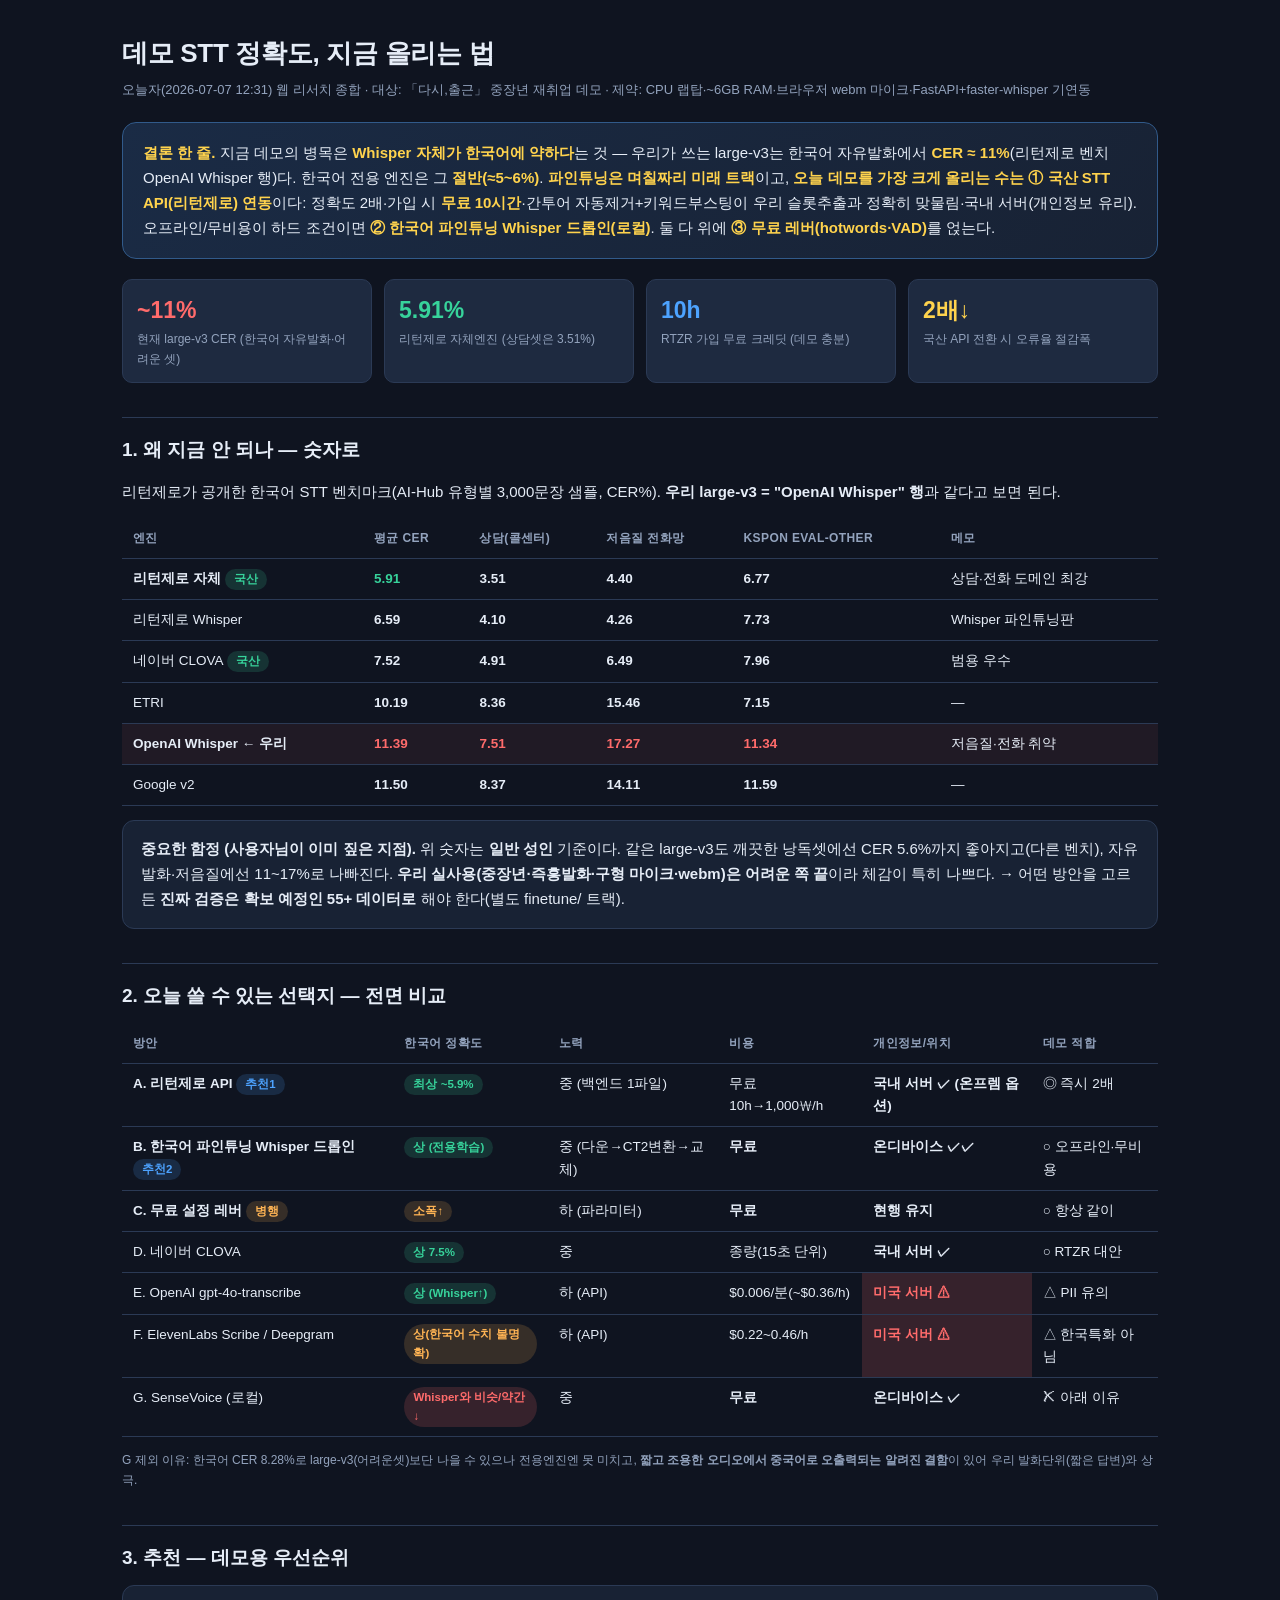
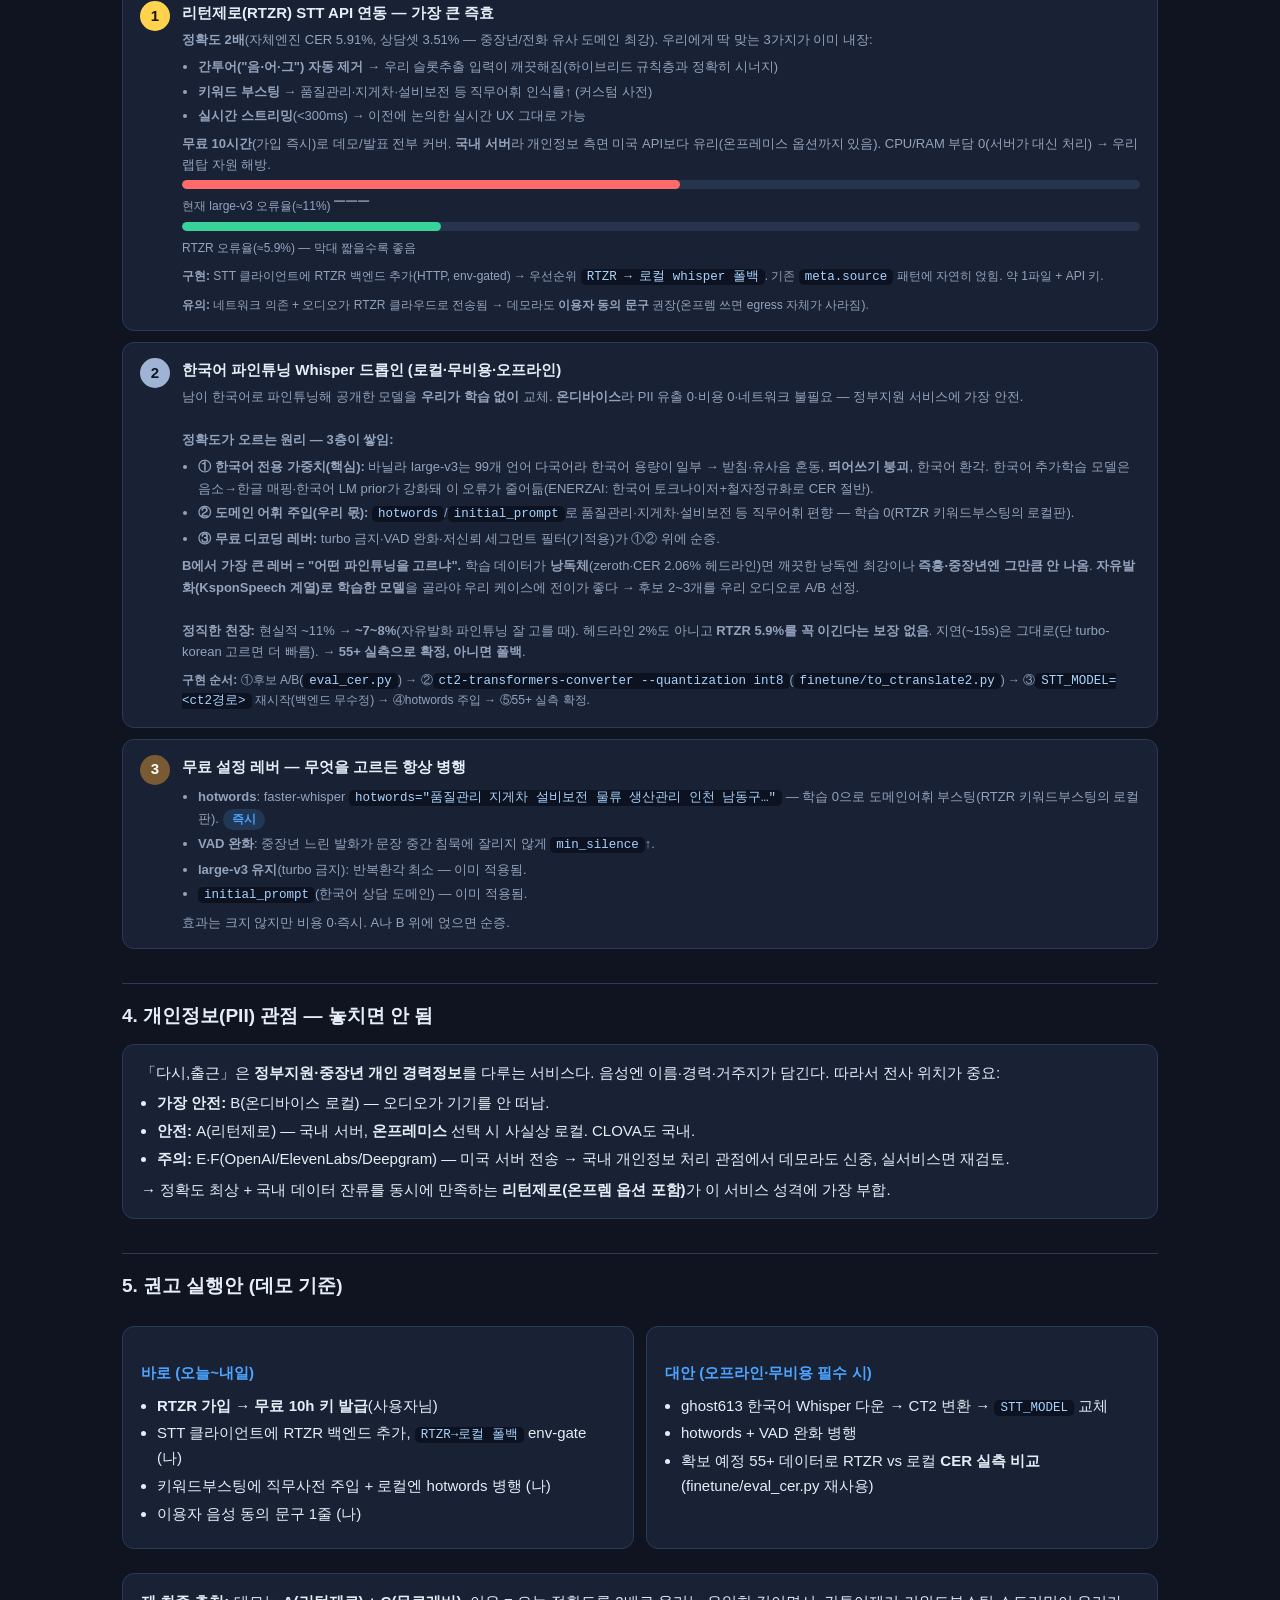
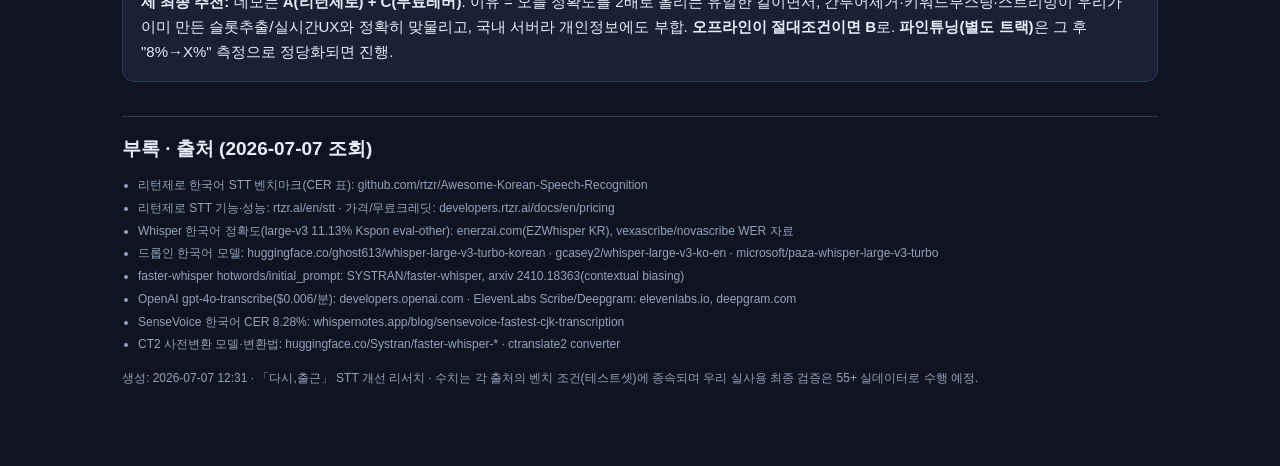
<file: reports/demo-stt-accuracy-boost-2026-07-07_1231.html>
<!DOCTYPE html>
<html lang="ko">
<head>
<meta charset="UTF-8">
<meta name="viewport" content="width=device-width, initial-scale=1.0">
<title>데모 STT 정확도 개선 방안 — 2026-07-07 리서치</title>
<style>
  :root{--bg:#0f1420;--card:#182234;--card2:#1e2a40;--line:#2b3a55;--tx:#e6edf7;--mut:#93a3bd;--acc:#4da3ff;--good:#37d39b;--warn:#ffb454;--bad:#ff6b6b;--gold:#ffd34d}
  *{box-sizing:border-box}
  body{margin:0;background:var(--bg);color:var(--tx);font:15px/1.65 -apple-system,"Segoe UI",Roboto,"Malgun Gothic",sans-serif}
  .wrap{max-width:1080px;margin:0 auto;padding:32px 22px 80px}
  h1{font-size:26px;margin:0 0 4px;letter-spacing:-.3px}
  h2{font-size:19px;margin:34px 0 12px;padding-top:16px;border-top:1px solid var(--line)}
  h3{font-size:15px;margin:18px 0 8px;color:var(--acc)}
  .sub{color:var(--mut);font-size:13px;margin-bottom:22px}
  .tldr{background:linear-gradient(135deg,#1a2b45,#182234);border:1px solid #315a8a;border-radius:14px;padding:18px 20px;margin:20px 0}
  .tldr b{color:var(--gold)}
  .pill{display:inline-block;padding:1px 9px;border-radius:20px;font-size:11.5px;font-weight:700;vertical-align:middle}
  .p-good{background:rgba(55,211,155,.16);color:var(--good)}
  .p-warn{background:rgba(255,180,84,.16);color:var(--warn)}
  .p-bad{background:rgba(255,107,107,.16);color:var(--bad)}
  .p-acc{background:rgba(77,163,255,.16);color:var(--acc)}
  table{width:100%;border-collapse:collapse;margin:14px 0;font-size:13.5px}
  th,td{padding:9px 11px;text-align:left;border-bottom:1px solid var(--line);vertical-align:top}
  th{color:var(--mut);font-weight:600;font-size:12px;text-transform:uppercase;letter-spacing:.4px}
  tr:hover td{background:rgba(255,255,255,.02)}
  .num{font-variant-numeric:tabular-nums;font-weight:700}
  .card{background:var(--card);border:1px solid var(--line);border-radius:12px;padding:16px 18px;margin:12px 0}
  .rank{display:flex;gap:12px;align-items:flex-start;background:var(--card);border:1px solid var(--line);border-radius:12px;padding:15px 17px;margin:11px 0}
  .rank .n{flex:none;width:30px;height:30px;border-radius:50%;display:grid;place-items:center;font-weight:800;font-size:15px}
  .r1 .n{background:var(--gold);color:#1a1400}.r2 .n{background:#9fb4d4;color:#0d1421}.r3 .n{background:#7a5a34;color:#fff}
  .rank h3{margin:0 0 3px;color:var(--tx)}
  .rank .why{color:var(--mut);font-size:13px}
  .bar{height:9px;border-radius:6px;background:#26344d;overflow:hidden;margin:5px 0;position:relative}
  .bar i{display:block;height:100%;border-radius:6px}
  .grid2{display:grid;grid-template-columns:1fr 1fr;gap:12px}
  @media(max-width:720px){.grid2{grid-template-columns:1fr}.scroll{overflow-x:auto}}
  code{background:#0c1220;padding:1px 6px;border-radius:5px;font-size:12.5px;color:#a8d3ff}
  .foot{color:var(--mut);font-size:12px;margin-top:8px}
  a{color:var(--acc)}
  ul{margin:6px 0 6px -6px;padding-left:22px}li{margin:3px 0}
  .kpi{display:flex;gap:12px;flex-wrap:wrap;margin:12px 0}
  .kpi .k{flex:1;min-width:150px;background:var(--card2);border:1px solid var(--line);border-radius:10px;padding:12px 14px}
  .kpi .v{font-size:23px;font-weight:800;font-variant-numeric:tabular-nums}
  .kpi .l{color:var(--mut);font-size:12px}
</style>
</head>
<body>
<div class="wrap">

  <h1>데모 STT 정확도, 지금 올리는 법</h1>
  <div class="sub">오늘자(2026-07-07 12:31) 웹 리서치 종합 · 대상: 「다시,출근」 중장년 재취업 데모 · 제약: CPU 랩탑·~6GB RAM·브라우저 webm 마이크·FastAPI+faster-whisper 기연동</div>

  <div class="tldr">
    <b>결론 한 줄.</b> 지금 데모의 병목은 <b>Whisper 자체가 한국어에 약하다</b>는 것 — 우리가 쓰는 large-v3는 한국어 자유발화에서 <b>CER ≈ 11%</b>(리턴제로 벤치 OpenAI Whisper 행)다. 한국어 전용 엔진은 그 <b>절반(≈5~6%)</b>. <b>파인튜닝은 며칠짜리 미래 트랙</b>이고, <b>오늘 데모를 가장 크게 올리는 수는 ① 국산 STT API(리턴제로) 연동</b>이다: 정확도 2배·가입 시 <b>무료 10시간</b>·간투어 자동제거+키워드부스팅이 우리 슬롯추출과 정확히 맞물림·국내 서버(개인정보 유리). 오프라인/무비용이 하드 조건이면 <b>② 한국어 파인튜닝 Whisper 드롭인(로컬)</b>. 둘 다 위에 <b>③ 무료 레버(hotwords·VAD)</b>를 얹는다.
  </div>

  <div class="kpi">
    <div class="k"><div class="v" style="color:var(--bad)">~11%</div><div class="l">현재 large-v3 CER (한국어 자유발화·어려운 셋)</div></div>
    <div class="k"><div class="v" style="color:var(--good)">5.91%</div><div class="l">리턴제로 자체엔진 (상담셋은 3.51%)</div></div>
    <div class="k"><div class="v" style="color:var(--acc)">10h</div><div class="l">RTZR 가입 무료 크레딧 (데모 충분)</div></div>
    <div class="k"><div class="v" style="color:var(--gold)">2배↓</div><div class="l">국산 API 전환 시 오류율 절감폭</div></div>
  </div>

  <h2>1. 왜 지금 안 되나 — 숫자로</h2>
  <p>리턴제로가 공개한 한국어 STT 벤치마크(AI-Hub 유형별 3,000문장 샘플, CER%). <b>우리 large-v3 = "OpenAI Whisper" 행</b>과 같다고 보면 된다.</p>
  <div class="scroll">
  <table>
    <tr><th>엔진</th><th>평균 CER</th><th>상담(콜센터)</th><th>저음질 전화망</th><th>Kspon eval-other</th><th>메모</th></tr>
    <tr><td><b>리턴제로 자체</b> <span class="pill p-good">국산</span></td><td class="num" style="color:var(--good)">5.91</td><td class="num">3.51</td><td class="num">4.40</td><td class="num">6.77</td><td>상담·전화 도메인 최강</td></tr>
    <tr><td>리턴제로 Whisper</td><td class="num">6.59</td><td class="num">4.10</td><td class="num">4.26</td><td class="num">7.73</td><td>Whisper 파인튜닝판</td></tr>
    <tr><td>네이버 CLOVA <span class="pill p-good">국산</span></td><td class="num">7.52</td><td class="num">4.91</td><td class="num">6.49</td><td class="num">7.96</td><td>범용 우수</td></tr>
    <tr><td>ETRI</td><td class="num">10.19</td><td class="num">8.36</td><td class="num">15.46</td><td class="num">7.15</td><td>—</td></tr>
    <tr style="background:rgba(255,107,107,.07)"><td><b>OpenAI Whisper ← 우리</b></td><td class="num" style="color:var(--bad)">11.39</td><td class="num" style="color:var(--bad)">7.51</td><td class="num" style="color:var(--bad)">17.27</td><td class="num" style="color:var(--bad)">11.34</td><td>저음질·전화 취약</td></tr>
    <tr><td>Google v2</td><td class="num">11.50</td><td class="num">8.37</td><td class="num">14.11</td><td class="num">11.59</td><td>—</td></tr>
  </table>
  </div>
  <div class="card">
    <b>중요한 함정 (사용자님이 이미 짚은 지점).</b> 위 숫자는 <b>일반 성인</b> 기준이다. 같은 large-v3도 깨끗한 낭독셋에선 CER 5.6%까지 좋아지고(다른 벤치), 자유발화·저음질에선 11~17%로 나빠진다. <b>우리 실사용(중장년·즉흥발화·구형 마이크·webm)은 어려운 쪽 끝</b>이라 체감이 특히 나쁘다. → 어떤 방안을 고르든 <b>진짜 검증은 확보 예정인 55+ 데이터로</b> 해야 한다(별도 finetune/ 트랙).
  </div>

  <h2>2. 오늘 쓸 수 있는 선택지 — 전면 비교</h2>
  <div class="scroll">
  <table>
    <tr><th>방안</th><th>한국어 정확도</th><th>노력</th><th>비용</th><th>개인정보/위치</th><th>데모 적합</th></tr>
    <tr>
      <td><b>A. 리턴제로 API</b> <span class="pill p-acc">추천1</span></td>
      <td><span class="pill p-good">최상 ~5.9%</span></td><td>중 (백엔드 1파일)</td><td>무료 10h→1,000₩/h</td><td class="num">국내 서버 ✓ (온프렘 옵션)</td><td>◎ 즉시 2배</td></tr>
    <tr>
      <td><b>B. 한국어 파인튜닝 Whisper 드롭인</b> <span class="pill p-acc">추천2</span></td>
      <td><span class="pill p-good">상 (전용학습)</span></td><td>중 (다운→CT2변환→교체)</td><td class="num">무료</td><td class="num">온디바이스 ✓✓</td><td>○ 오프라인·무비용</td></tr>
    <tr>
      <td><b>C. 무료 설정 레버</b> <span class="pill p-warn">병행</span></td>
      <td><span class="pill p-warn">소폭↑</span></td><td>하 (파라미터)</td><td class="num">무료</td><td class="num">현행 유지</td><td>○ 항상 같이</td></tr>
    <tr>
      <td>D. 네이버 CLOVA</td><td><span class="pill p-good">상 7.5%</span></td><td>중</td><td>종량(15초 단위)</td><td class="num">국내 서버 ✓</td><td>○ RTZR 대안</td></tr>
    <tr>
      <td>E. OpenAI gpt-4o-transcribe</td><td><span class="pill p-good">상 (Whisper↑)</span></td><td>하 (API)</td><td>$0.006/분(~$0.36/h)</td><td class="num p-bad">미국 서버 ⚠</td><td>△ PII 유의</td></tr>
    <tr>
      <td>F. ElevenLabs Scribe / Deepgram</td><td><span class="pill p-warn">상(한국어 수치 불명확)</span></td><td>하 (API)</td><td>$0.22~0.46/h</td><td class="num p-bad">미국 서버 ⚠</td><td>△ 한국특화 아님</td></tr>
    <tr>
      <td>G. SenseVoice (로컬)</td><td><span class="pill p-bad">Whisper와 비슷/약간↓</span></td><td>중</td><td class="num">무료</td><td class="num">온디바이스 ✓</td><td>✗ 아래 이유</td></tr>
  </table>
  </div>
  <p class="foot">G 제외 이유: 한국어 CER 8.28%로 large-v3(어려운셋)보단 나을 수 있으나 전용엔진엔 못 미치고, <b>짧고 조용한 오디오에서 중국어로 오출력되는 알려진 결함</b>이 있어 우리 발화단위(짧은 답변)와 상극.</p>

  <h2>3. 추천 — 데모용 우선순위</h2>

  <div class="rank r1">
    <div class="n">1</div>
    <div>
      <h3>리턴제로(RTZR) STT API 연동 — 가장 큰 즉효</h3>
      <div class="why">
        <b>정확도 2배</b>(자체엔진 CER 5.91%, 상담셋 3.51% — 중장년/전화 유사 도메인 최강). 우리에게 딱 맞는 3가지가 이미 내장:
        <ul>
          <li><b>간투어("음·어·그") 자동 제거</b> → 우리 슬롯추출 입력이 깨끗해짐(하이브리드 규칙층과 정확히 시너지)</li>
          <li><b>키워드 부스팅</b> → 품질관리·지게차·설비보전 등 직무어휘 인식률↑ (커스텀 사전)</li>
          <li><b>실시간 스트리밍</b>(&lt;300ms) → 이전에 논의한 실시간 UX 그대로 가능</li>
        </ul>
        <b>무료 10시간</b>(가입 즉시)로 데모/발표 전부 커버. <b>국내 서버</b>라 개인정보 측면 미국 API보다 유리(온프레미스 옵션까지 있음). CPU/RAM 부담 0(서버가 대신 처리) → 우리 랩탑 자원 해방.
      </div>
      <div class="bar"><i style="width:52%;background:var(--bad)"></i></div><div class="foot">현재 large-v3 오류율(≈11%) ▔▔▔</div>
      <div class="bar"><i style="width:27%;background:var(--good)"></i></div><div class="foot">RTZR 오류율(≈5.9%) — 막대 짧을수록 좋음</div>
      <div class="foot" style="margin-top:8px"><b>구현:</b> STT 클라이언트에 RTZR 백엔드 추가(HTTP, env-gated) → 우선순위 <code>RTZR → 로컬 whisper 폴백</code>. 기존 <code>meta.source</code> 패턴에 자연히 얹힘. 약 1파일 + API 키.</div>
      <div class="foot"><b>유의:</b> 네트워크 의존 + 오디오가 RTZR 클라우드로 전송됨 → 데모라도 <b>이용자 동의 문구</b> 권장(온프렘 쓰면 egress 자체가 사라짐).</div>
    </div>
  </div>

  <div class="rank r2">
    <div class="n">2</div>
    <div>
      <h3>한국어 파인튜닝 Whisper 드롭인 (로컬·무비용·오프라인)</h3>
      <div class="why">
        남이 한국어로 파인튜닝해 공개한 모델을 <b>우리가 학습 없이</b> 교체. <b>온디바이스</b>라 PII 유출 0·비용 0·네트워크 불필요 — 정부지원 서비스에 가장 안전.
        <br><br><b>정확도가 오르는 원리 — 3층이 쌓임:</b>
        <ul>
          <li><b>① 한국어 전용 가중치(핵심):</b> 바닐라 large-v3는 99개 언어 다국어라 한국어 용량이 일부 → 받침·유사음 혼동, <b>띄어쓰기 붕괴</b>, 한국어 환각. 한국어 추가학습 모델은 음소→한글 매핑·한국어 LM prior가 강화돼 이 오류가 줄어듦(ENERZAI: 한국어 토크나이저+철자정규화로 CER 절반).</li>
          <li><b>② 도메인 어휘 주입(우리 몫):</b> <code>hotwords</code>/<code>initial_prompt</code>로 품질관리·지게차·설비보전 등 직무어휘 편향 — 학습 0(RTZR 키워드부스팅의 로컬판).</li>
          <li><b>③ 무료 디코딩 레버:</b> turbo 금지·VAD 완화·저신뢰 세그먼트 필터(기적용)가 ①② 위에 순증.</li>
        </ul>
        <b>B에서 가장 큰 레버 = "어떤 파인튜닝을 고르냐".</b> 학습 데이터가 <b>낭독체</b>(zeroth·CER 2.06% 헤드라인)면 깨끗한 낭독엔 최강이나 <b>즉흥·중장년엔 그만큼 안 나옴</b>. <b>자유발화(KsponSpeech 계열)로 학습한 모델</b>을 골라야 우리 케이스에 전이가 좋다 → 후보 2~3개를 우리 오디오로 A/B 선정.
        <br><br><b>정직한 천장:</b> 현실적 ~11% → <b>~7~8%</b>(자유발화 파인튜닝 잘 고를 때). 헤드라인 2%도 아니고 <b>RTZR 5.9%를 꼭 이긴다는 보장 없음</b>. 지연(~15s)은 그대로(단 turbo-korean 고르면 더 빠름). → <b>55+ 실측으로 확정, 아니면 폴백</b>.
      </div>
      <div class="foot"><b>구현 순서:</b> ①후보 A/B(<code>eval_cer.py</code>) → ②<code>ct2-transformers-converter --quantization int8</code>(<code>finetune/to_ctranslate2.py</code>) → ③<code>STT_MODEL=&lt;ct2경로&gt;</code> 재시작(백엔드 무수정) → ④hotwords 주입 → ⑤55+ 실측 확정.</div>
    </div>
  </div>

  <div class="rank r3">
    <div class="n">3</div>
    <div>
      <h3>무료 설정 레버 — 무엇을 고르든 항상 병행</h3>
      <div class="why">
        <ul>
          <li><b>hotwords</b>: faster-whisper <code>hotwords="품질관리 지게차 설비보전 물류 생산관리 인천 남동구…"</code> — 학습 0으로 도메인어휘 부스팅(RTZR 키워드부스팅의 로컬판). <span class="pill p-acc">즉시</span></li>
          <li><b>VAD 완화</b>: 중장년 느린 발화가 문장 중간 침묵에 잘리지 않게 <code>min_silence</code>↑.</li>
          <li><b>large-v3 유지</b>(turbo 금지): 반복환각 최소 — 이미 적용됨.</li>
          <li><code>initial_prompt</code>(한국어 상담 도메인) — 이미 적용됨.</li>
        </ul>
        효과는 크지 않지만 비용 0·즉시. A나 B 위에 얹으면 순증.
      </div>
    </div>
  </div>

  <h2>4. 개인정보(PII) 관점 — 놓치면 안 됨</h2>
  <div class="card">
    「다시,출근」은 <b>정부지원·중장년 개인 경력정보</b>를 다루는 서비스다. 음성엔 이름·경력·거주지가 담긴다. 따라서 전사 위치가 중요:
    <ul>
      <li><b>가장 안전:</b> B(온디바이스 로컬) — 오디오가 기기를 안 떠남.</li>
      <li><b>안전:</b> A(리턴제로) — 국내 서버, <b>온프레미스</b> 선택 시 사실상 로컬. CLOVA도 국내.</li>
      <li><b>주의:</b> E·F(OpenAI/ElevenLabs/Deepgram) — 미국 서버 전송 → 국내 개인정보 처리 관점에서 데모라도 신중, 실서비스면 재검토.</li>
    </ul>
    → 정확도 최상 + 국내 데이터 잔류를 동시에 만족하는 <b>리턴제로(온프렘 옵션 포함)</b>가 이 서비스 성격에 가장 부합.
  </div>

  <h2>5. 권고 실행안 (데모 기준)</h2>
  <div class="grid2">
    <div class="card">
      <h3>바로 (오늘~내일)</h3>
      <ul>
        <li><b>RTZR 가입 → 무료 10h 키 발급</b>(사용자님)</li>
        <li>STT 클라이언트에 RTZR 백엔드 추가, <code>RTZR→로컬 폴백</code> env-gate (나)</li>
        <li>키워드부스팅에 직무사전 주입 + 로컬엔 hotwords 병행 (나)</li>
        <li>이용자 음성 동의 문구 1줄 (나)</li>
      </ul>
    </div>
    <div class="card">
      <h3>대안 (오프라인·무비용 필수 시)</h3>
      <ul>
        <li>ghost613 한국어 Whisper 다운 → CT2 변환 → <code>STT_MODEL</code> 교체</li>
        <li>hotwords + VAD 완화 병행</li>
        <li>확보 예정 55+ 데이터로 RTZR vs 로컬 <b>CER 실측 비교</b>(finetune/eval_cer.py 재사용)</li>
      </ul>
    </div>
  </div>
  <div class="card">
    <b>제 최종 추천:</b> 데모는 <b>A(리턴제로) + C(무료레버)</b>. 이유 = 오늘 정확도를 2배로 올리는 유일한 길이면서, 간투어제거·키워드부스팅·스트리밍이 우리가 이미 만든 슬롯추출/실시간UX와 정확히 맞물리고, 국내 서버라 개인정보에도 부합. <b>오프라인이 절대조건이면 B</b>로. <b>파인튜닝(별도 트랙)</b>은 그 후 "8%→X%" 측정으로 정당화되면 진행.
  </div>

  <h2>부록 · 출처 (2026-07-07 조회)</h2>
  <ul class="foot">
    <li>리턴제로 한국어 STT 벤치마크(CER 표): github.com/rtzr/Awesome-Korean-Speech-Recognition</li>
    <li>리턴제로 STT 기능·성능: rtzr.ai/en/stt · 가격/무료크레딧: developers.rtzr.ai/docs/en/pricing</li>
    <li>Whisper 한국어 정확도(large-v3 11.13% Kspon eval-other): enerzai.com(EZWhisper KR), vexascribe/novascribe WER 자료</li>
    <li>드롭인 한국어 모델: huggingface.co/ghost613/whisper-large-v3-turbo-korean · gcasey2/whisper-large-v3-ko-en · microsoft/paza-whisper-large-v3-turbo</li>
    <li>faster-whisper hotwords/initial_prompt: SYSTRAN/faster-whisper, arxiv 2410.18363(contextual biasing)</li>
    <li>OpenAI gpt-4o-transcribe($0.006/분): developers.openai.com · ElevenLabs Scribe/Deepgram: elevenlabs.io, deepgram.com</li>
    <li>SenseVoice 한국어 CER 8.28%: whispernotes.app/blog/sensevoice-fastest-cjk-transcription</li>
    <li>CT2 사전변환 모델·변환법: huggingface.co/Systran/faster-whisper-* · ctranslate2 converter</li>
  </ul>
  <div class="foot" style="margin-top:14px">생성: 2026-07-07 12:31 · 「다시,출근」 STT 개선 리서치 · 수치는 각 출처의 벤치 조건(테스트셋)에 종속되며 우리 실사용 최종 검증은 55+ 실데이터로 수행 예정.</div>

</div>
</body>
</html>
</file>
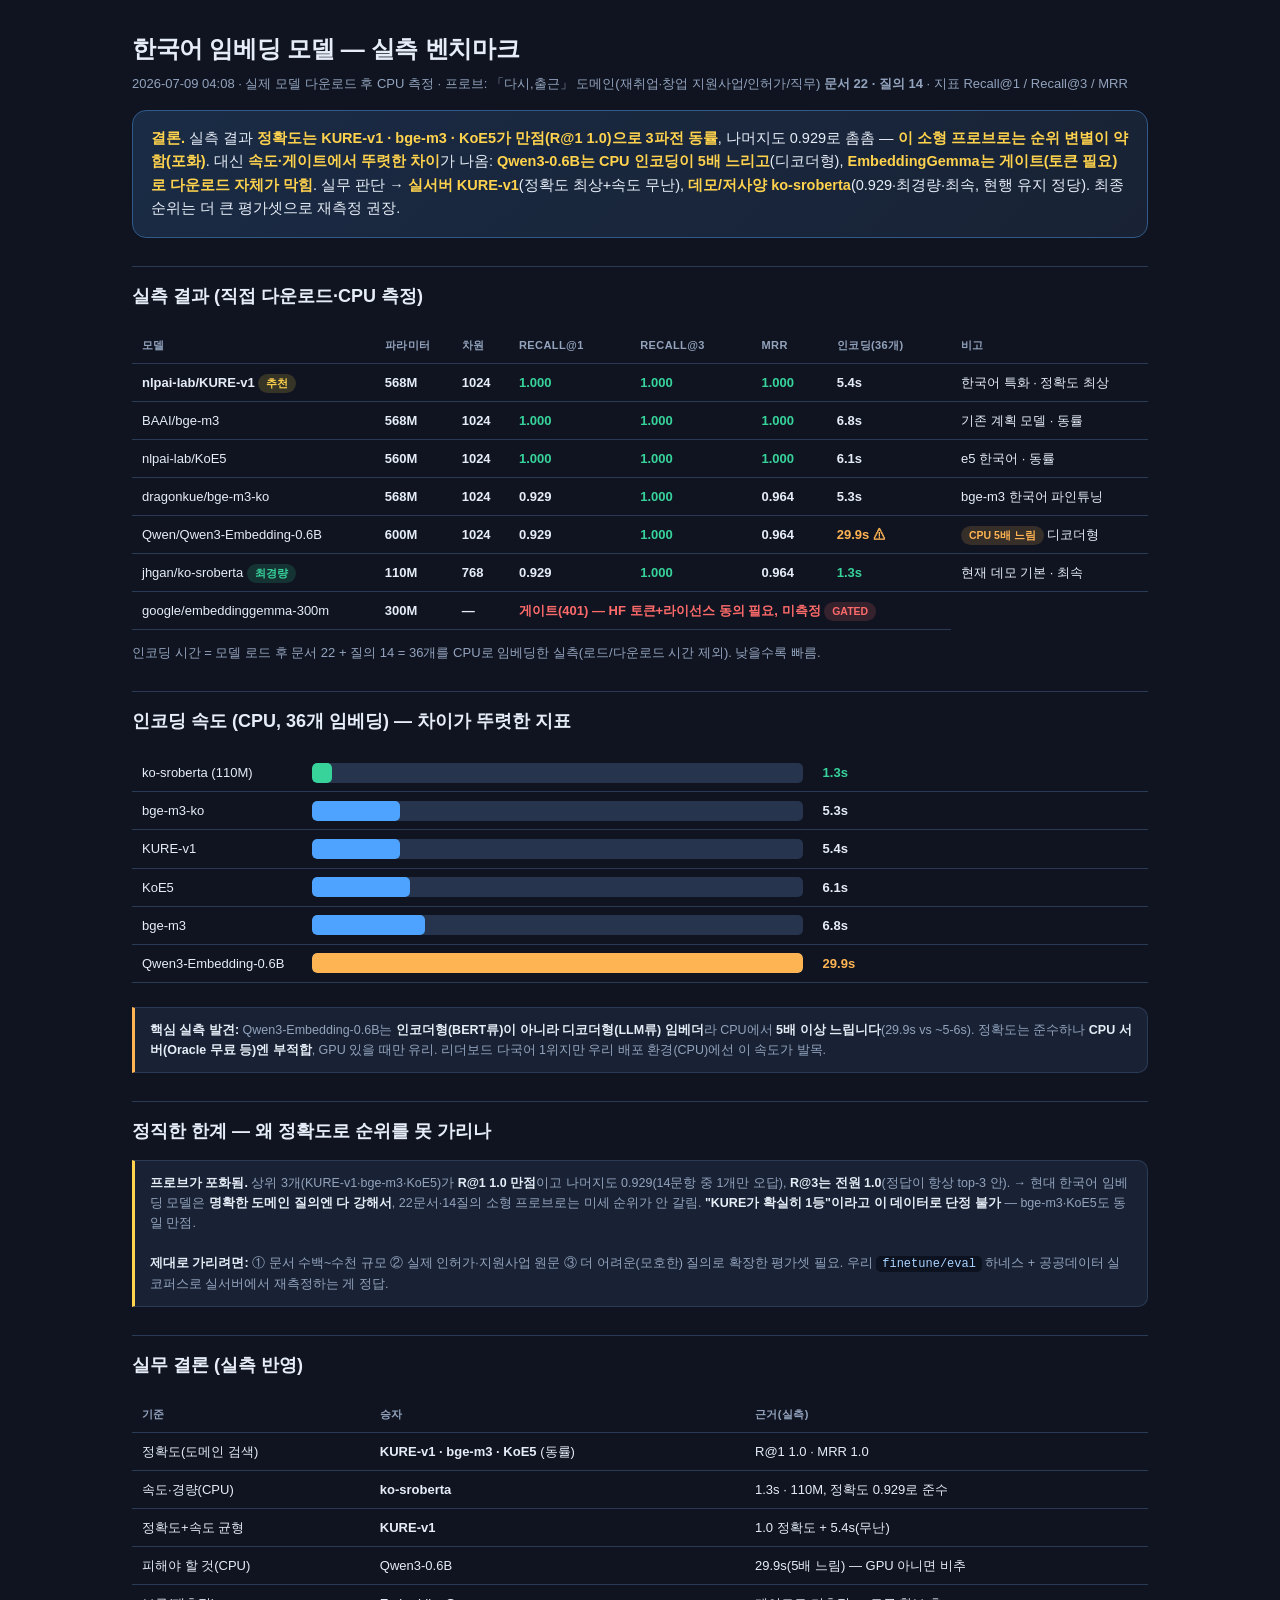
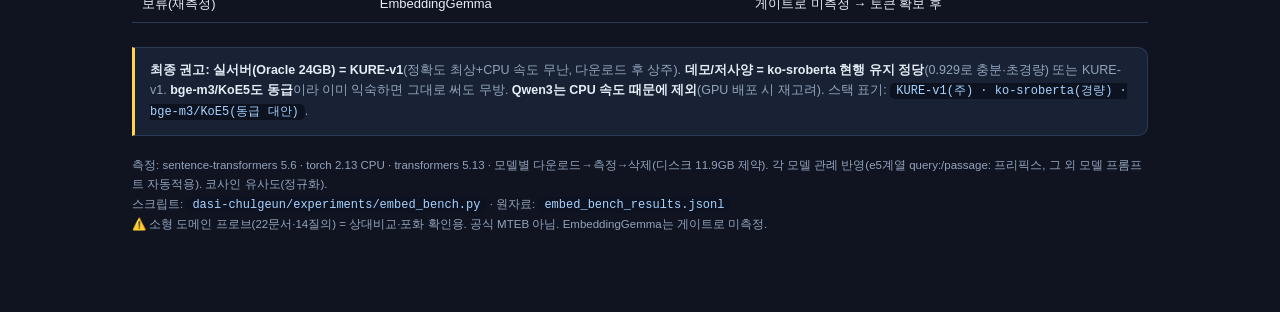
<file: reports/embed-benchmark-2026-07-09_0408.html>
<!DOCTYPE html>
<html lang="ko">
<head>
<meta charset="UTF-8">
<meta name="viewport" content="width=device-width, initial-scale=1.0">
<title>한국어 임베딩 모델 실측 벤치마크 (2026-07-09)</title>
<style>
  :root{--bg:#0f1420;--card:#182234;--card2:#1e2a40;--line:#2b3a55;--tx:#e6edf7;--mut:#93a3bd;
    --acc:#4da3ff;--good:#37d39b;--warn:#ffb454;--poss:#a98bff;--bad:#ff6b6b;--gold:#ffd34d}
  *{box-sizing:border-box}
  body{margin:0;background:var(--bg);color:var(--tx);font:14.5px/1.62 -apple-system,"Segoe UI",Roboto,"Malgun Gothic",sans-serif}
  .wrap{max-width:1060px;margin:0 auto;padding:30px 22px 80px}
  h1{font-size:24px;margin:0 0 4px;letter-spacing:-.3px}
  .sub{color:var(--mut);font-size:13px;margin-bottom:16px}
  h2{font-size:18px;margin:28px 0 8px;padding-top:15px;border-top:1px solid var(--line)}
  .lead{color:var(--mut);font-size:13px;margin:2px 0 12px}
  .tldr{background:linear-gradient(135deg,#1a2b45,#182234);border:1px solid #315a8a;border-radius:14px;padding:16px 18px;margin:16px 0}
  .tldr b{color:var(--gold)}
  table{width:100%;border-collapse:collapse;margin:10px 0;font-size:13px}
  th,td{padding:8px 10px;text-align:left;border-bottom:1px solid var(--line);vertical-align:middle}
  th{color:var(--mut);font-size:11px;text-transform:uppercase;letter-spacing:.4px;font-weight:600}
  tr:hover td{background:rgba(255,255,255,.02)}
  .num{font-variant-numeric:tabular-nums;font-weight:700}
  .best{color:var(--good)} .mid{color:var(--tx)} .warncol{color:var(--warn)} .badcol{color:var(--bad)}
  .pill{display:inline-block;padding:1px 8px;border-radius:20px;font-size:10.5px;font-weight:800;white-space:nowrap}
  .p-win{background:rgba(255,211,77,.16);color:var(--gold)}
  .p-lite{background:rgba(55,211,155,.16);color:var(--good)}
  .p-slow{background:rgba(255,180,84,.16);color:var(--warn)}
  .p-gate{background:rgba(255,107,107,.16);color:var(--bad)}
  code{background:#0c1220;padding:1px 6px;border-radius:5px;font-size:12px;color:#a8d3ff}
  .scroll{overflow-x:auto}
  .note{background:var(--card);border:1px solid var(--line);border-left:3px solid var(--gold);border-radius:0 10px 10px 0;padding:12px 15px;margin:14px 0;font-size:12.5px;color:var(--mut);line-height:1.6}
  .note.warn{border-left-color:var(--warn)}
  .note b{color:var(--tx)}
  .bar{height:20px;border-radius:5px;background:#26344d;overflow:hidden;position:relative;min-width:60px}
  .bar i{display:block;height:100%;border-radius:5px}
  ul{margin:6px 0 6px -6px;padding-left:22px}li{margin:3px 0}
  .foot{color:var(--mut);font-size:11.5px;margin-top:20px;line-height:1.7}
</style>
</head>
<body>
<div class="wrap">

  <h1>한국어 임베딩 모델 — 실측 벤치마크</h1>
  <div class="sub">2026-07-09 04:08 · 실제 모델 다운로드 후 CPU 측정 · 프로브: 「다시,출근」 도메인(재취업·창업 지원사업/인허가/직무) <b>문서 22 · 질의 14</b> · 지표 Recall@1 / Recall@3 / MRR</div>

  <div class="tldr">
    <b>결론.</b> 실측 결과 <b>정확도는 KURE-v1 · bge-m3 · KoE5가 만점(R@1 1.0)으로 3파전 동률</b>, 나머지도 0.929로 촘촘 — <b>이 소형 프로브로는 순위 변별이 약함(포화)</b>. 대신 <b>속도·게이트에서 뚜렷한 차이</b>가 나옴: <b>Qwen3-0.6B는 CPU 인코딩이 5배 느리고</b>(디코더형), <b>EmbeddingGemma는 게이트(토큰 필요)로 다운로드 자체가 막힘</b>. 실무 판단 → <b>실서버 KURE-v1</b>(정확도 최상+속도 무난), <b>데모/저사양 ko-sroberta</b>(0.929·최경량·최속, 현행 유지 정당). 최종 순위는 더 큰 평가셋으로 재측정 권장.
  </div>

  <!-- 결과표 -->
  <h2>실측 결과 (직접 다운로드·CPU 측정)</h2>
  <div class="scroll"><table>
    <tr><th>모델</th><th>파라미터</th><th>차원</th><th>Recall@1</th><th>Recall@3</th><th>MRR</th><th>인코딩(36개)</th><th>비고</th></tr>
    <tr>
      <td><b>nlpai-lab/KURE-v1</b> <span class="pill p-win">추천</span></td><td class="num">568M</td><td class="num">1024</td>
      <td class="num best">1.000</td><td class="num best">1.000</td><td class="num best">1.000</td><td class="num">5.4s</td><td>한국어 특화 · 정확도 최상</td></tr>
    <tr>
      <td>BAAI/bge-m3</td><td class="num">568M</td><td class="num">1024</td>
      <td class="num best">1.000</td><td class="num best">1.000</td><td class="num best">1.000</td><td class="num">6.8s</td><td>기존 계획 모델 · 동률</td></tr>
    <tr>
      <td>nlpai-lab/KoE5</td><td class="num">560M</td><td class="num">1024</td>
      <td class="num best">1.000</td><td class="num best">1.000</td><td class="num best">1.000</td><td class="num">6.1s</td><td>e5 한국어 · 동률</td></tr>
    <tr>
      <td>dragonkue/bge-m3-ko</td><td class="num">568M</td><td class="num">1024</td>
      <td class="num mid">0.929</td><td class="num best">1.000</td><td class="num mid">0.964</td><td class="num">5.3s</td><td>bge-m3 한국어 파인튜닝</td></tr>
    <tr>
      <td>Qwen/Qwen3-Embedding-0.6B</td><td class="num">600M</td><td class="num">1024</td>
      <td class="num mid">0.929</td><td class="num best">1.000</td><td class="num mid">0.964</td><td class="num warncol">29.9s ⚠</td><td><span class="pill p-slow">CPU 5배 느림</span> 디코더형</td></tr>
    <tr>
      <td>jhgan/ko-sroberta <span class="pill p-lite">최경량</span></td><td class="num">110M</td><td class="num">768</td>
      <td class="num mid">0.929</td><td class="num best">1.000</td><td class="num mid">0.964</td><td class="num best">1.3s</td><td>현재 데모 기본 · 최속</td></tr>
    <tr>
      <td>google/embeddinggemma-300m</td><td class="num">300M</td><td class="num">—</td>
      <td class="num badcol" colspan="4">게이트(401) — HF 토큰+라이선스 동의 필요, <b>미측정</b> <span class="pill p-gate">GATED</span></td></tr>
  </table></div>
  <div class="lead">인코딩 시간 = 모델 로드 후 문서 22 + 질의 14 = 36개를 CPU로 임베딩한 실측(로드/다운로드 시간 제외). 낮을수록 빠름.</div>

  <!-- 속도 시각화 -->
  <h2>인코딩 속도 (CPU, 36개 임베딩) — 차이가 뚜렷한 지표</h2>
  <div class="scroll"><table>
    <tr><td style="width:170px">ko-sroberta (110M)</td><td><div class="bar"><i style="width:4%;background:var(--good)"></i></div></td><td class="num best">1.3s</td></tr>
    <tr><td>bge-m3-ko</td><td><div class="bar"><i style="width:18%;background:var(--acc)"></i></div></td><td class="num">5.3s</td></tr>
    <tr><td>KURE-v1</td><td><div class="bar"><i style="width:18%;background:var(--acc)"></i></div></td><td class="num">5.4s</td></tr>
    <tr><td>KoE5</td><td><div class="bar"><i style="width:20%;background:var(--acc)"></i></div></td><td class="num">6.1s</td></tr>
    <tr><td>bge-m3</td><td><div class="bar"><i style="width:23%;background:var(--acc)"></i></div></td><td class="num">6.8s</td></tr>
    <tr><td>Qwen3-Embedding-0.6B</td><td><div class="bar"><i style="width:100%;background:var(--warn)"></i></div></td><td class="num warncol">29.9s</td></tr>
  </table></div>
  <div class="note warn"><b>핵심 실측 발견:</b> Qwen3-Embedding-0.6B는 <b>인코더형(BERT류)이 아니라 디코더형(LLM류) 임베더</b>라 CPU에서 <b>5배 이상 느립니다</b>(29.9s vs ~5-6s). 정확도는 준수하나 <b>CPU 서버(Oracle 무료 등)엔 부적합</b>, GPU 있을 때만 유리. 리더보드 다국어 1위지만 우리 배포 환경(CPU)에선 이 속도가 발목.</div>

  <!-- 정직한 한계 -->
  <h2>정직한 한계 — 왜 정확도로 순위를 못 가리나</h2>
  <div class="note"><b>프로브가 포화됨.</b> 상위 3개(KURE-v1·bge-m3·KoE5)가 <b>R@1 1.0 만점</b>이고 나머지도 0.929(14문항 중 1개만 오답), <b>R@3는 전원 1.0</b>(정답이 항상 top-3 안). → 현대 한국어 임베딩 모델은 <b>명확한 도메인 질의엔 다 강해서</b>, 22문서·14질의 소형 프로브로는 미세 순위가 안 갈림. <b>"KURE가 확실히 1등"이라고 이 데이터로 단정 불가</b> — bge-m3·KoE5도 동일 만점.
    <br><br><b>제대로 가리려면:</b> ① 문서 수백~수천 규모 ② 실제 인허가·지원사업 원문 ③ 더 어려운(모호한) 질의로 확장한 평가셋 필요. 우리 <code>finetune/eval</code> 하네스 + 공공데이터 실코퍼스로 실서버에서 재측정하는 게 정답.</div>

  <!-- 실무 결론 -->
  <h2>실무 결론 (실측 반영)</h2>
  <div class="scroll"><table>
    <tr><th>기준</th><th>승자</th><th>근거(실측)</th></tr>
    <tr><td>정확도(도메인 검색)</td><td><b>KURE-v1 · bge-m3 · KoE5</b> (동률)</td><td>R@1 1.0 · MRR 1.0</td></tr>
    <tr><td>속도·경량(CPU)</td><td><b>ko-sroberta</b></td><td>1.3s · 110M, 정확도 0.929로 준수</td></tr>
    <tr><td>정확도+속도 균형</td><td><b>KURE-v1</b></td><td>1.0 정확도 + 5.4s(무난)</td></tr>
    <tr><td>피해야 할 것(CPU)</td><td>Qwen3-0.6B</td><td>29.9s(5배 느림) — GPU 아니면 비추</td></tr>
    <tr><td>보류(재측정)</td><td>EmbeddingGemma</td><td>게이트로 미측정 → 토큰 확보 후</td></tr>
  </table></div>

  <div class="note"><b>최종 권고:</b> <b>실서버(Oracle 24GB) = KURE-v1</b>(정확도 최상+CPU 속도 무난, 다운로드 후 상주). <b>데모/저사양 = ko-sroberta 현행 유지 정당</b>(0.929로 충분·초경량) 또는 KURE-v1. <b>bge-m3/KoE5도 동급</b>이라 이미 익숙하면 그대로 써도 무방. <b>Qwen3는 CPU 속도 때문에 제외</b>(GPU 배포 시 재고려). 스택 표기: <code>KURE-v1(주) · ko-sroberta(경량) · bge-m3/KoE5(동급 대안)</code>.</div>

  <div class="foot">
    측정: sentence-transformers 5.6 · torch 2.13 CPU · transformers 5.13 · 모델별 다운로드→측정→삭제(디스크 11.9GB 제약). 각 모델 관례 반영(e5계열 query:/passage: 프리픽스, 그 외 모델 프롬프트 자동적용). 코사인 유사도(정규화).<br>
    스크립트: <code>dasi-chulgeun/experiments/embed_bench.py</code> · 원자료: <code>embed_bench_results.jsonl</code><br>
    ⚠️ 소형 도메인 프로브(22문서·14질의) = 상대비교·포화 확인용. 공식 MTEB 아님. EmbeddingGemma는 게이트로 미측정.
  </div>

</div>
</body>
</html>
</file>
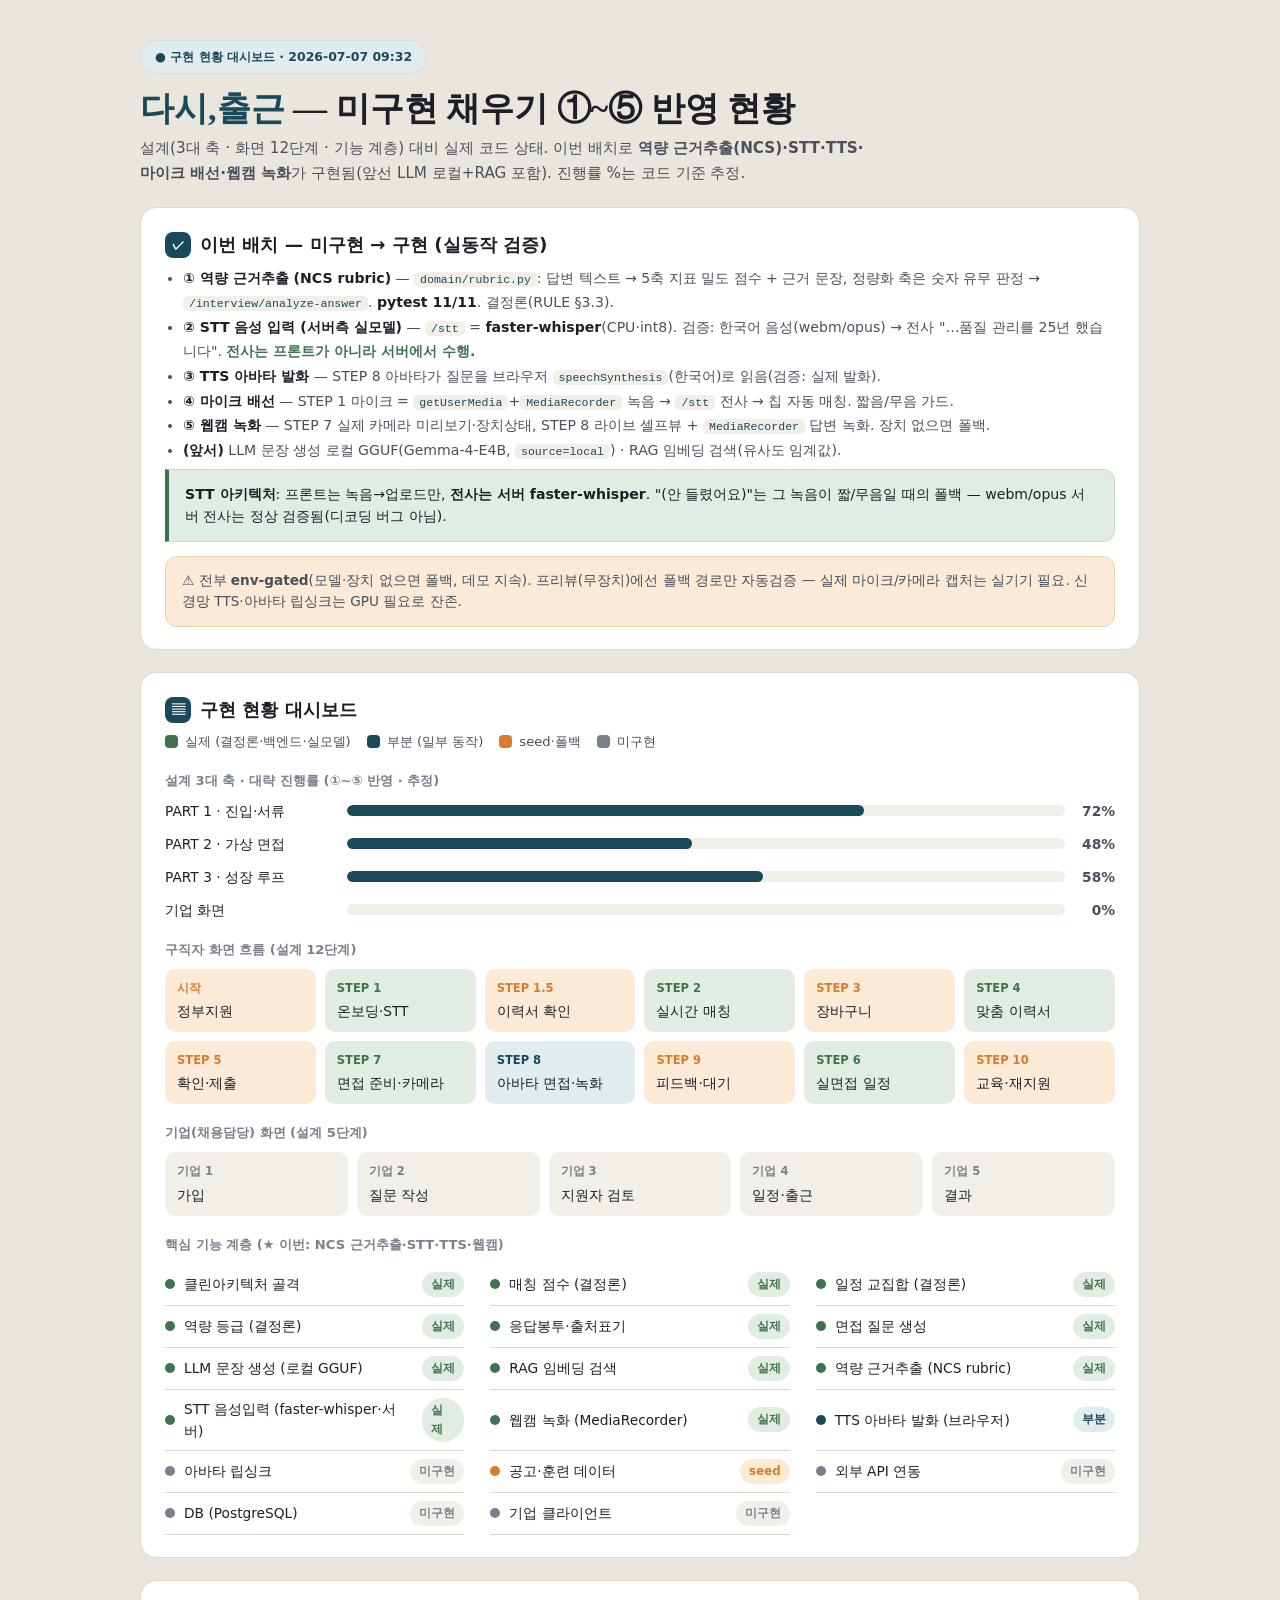
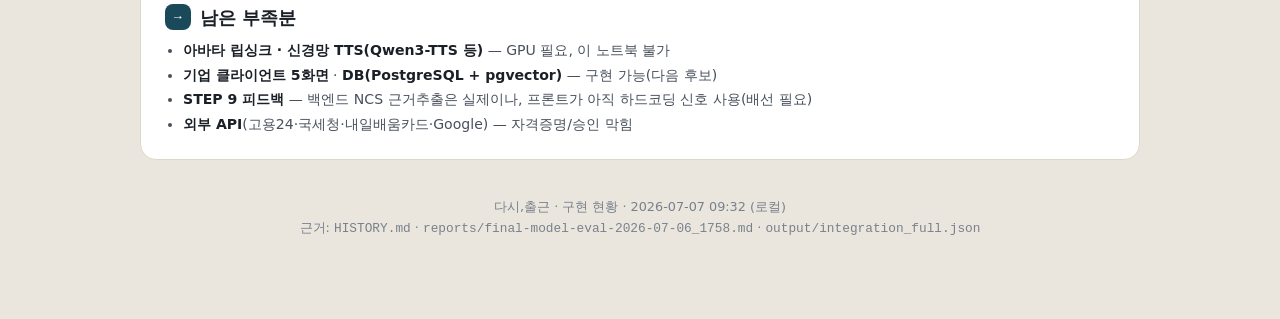
<file: reports/impl-status-2026-07-07_0932.html>
<!DOCTYPE html>
<html lang="ko">
<head>
<meta charset="UTF-8">
<meta name="viewport" content="width=device-width, initial-scale=1.0">
<title>다시,출근 — 구현 현황 대시보드 (STT·TTS·웹캠·NCS 반영)</title>
<style>
:root{
  --bg:#EAE6DD;--ink:#1B1F26;--ink2:#48505C;--ink3:#79808C;--line:#DDD8CC;--card:#fff;
  --brand:#1A4A5A;--brand-tint:#E1ECEF;--apricot:#D97B2E;--apricot-tint:#FBEAD6;
  --sage:#3F7350;--sage-tint:#E1EDE3;--muted-tint:#F2EFE8;--disp:'Gowun Batang',serif;
}
*{box-sizing:border-box;margin:0;padding:0}
body{font-family:'Pretendard','Apple SD Gothic Neo',system-ui,sans-serif;background:var(--bg);color:var(--ink);line-height:1.6;padding:40px 20px 80px}
.wrap{max-width:1000px;margin:0 auto}
.tag{display:inline-flex;align-items:center;gap:8px;font-size:.78rem;font-weight:700;color:var(--brand);background:var(--brand-tint);border:1px solid #CFE0E3;padding:6px 14px;border-radius:100px}
h1{font-family:var(--disp);font-size:clamp(24px,3vw,34px);margin:14px 0 6px;line-height:1.25}
h1 .em{color:var(--brand)}
.sub{color:var(--ink2);font-size:.95rem;max-width:730px}
.card{background:var(--card);border:1px solid var(--line);border-radius:16px;padding:22px 24px;margin-top:22px}
h2{font-size:1.15rem;margin-bottom:6px;display:flex;align-items:center;gap:9px}
h2 .n{width:26px;height:26px;border-radius:8px;background:var(--brand);color:#fff;font-size:.8rem;display:flex;align-items:center;justify-content:center;font-family:var(--disp)}
.note{font-size:.84rem;color:var(--ink3);margin-bottom:14px}
.legend{display:flex;flex-wrap:wrap;gap:16px;margin-bottom:18px}
.legend span{display:inline-flex;align-items:center;gap:7px;font-size:.82rem;color:var(--ink2)}
.legend i{width:13px;height:13px;border-radius:4px;display:inline-block}
.seclab{font-size:.82rem;font-weight:700;color:var(--ink3);margin:18px 0 9px}
.bars{display:flex;flex-direction:column;gap:11px}
.bar{display:flex;align-items:center;gap:12px;font-size:.86rem}
.bar .bl{width:170px;color:var(--ink)}
.bar .bt{flex:1;height:11px;background:var(--muted-tint);border-radius:100px;overflow:hidden}
.bar .bt i{display:block;height:100%;background:var(--brand);border-radius:100px}
.bar .bv{width:38px;text-align:right;color:var(--ink2);font-weight:700}
.grid{display:grid;gap:9px}
.g12{grid-template-columns:repeat(auto-fit,minmax(150px,1fr))}
.g5{grid-template-columns:repeat(auto-fit,minmax(118px,1fr))}
.chip{border-radius:10px;padding:10px 12px;display:flex;flex-direction:column;gap:3px}
.chip .ct{font-size:.72rem;font-weight:700;display:flex;align-items:center;gap:5px}
.chip .cn{font-size:.86rem;color:var(--ink)}
.layers{display:grid;grid-template-columns:repeat(auto-fit,minmax(285px,1fr));gap:0 26px}
.lrow{display:flex;align-items:center;gap:9px;font-size:.86rem;padding:8px 0;border-bottom:1px solid var(--line)}
.lrow .ld{width:10px;height:10px;border-radius:50%;flex:0 0 auto}
.lrow .lt{margin-left:auto;font-size:.74rem;font-weight:700;padding:3px 9px;border-radius:100px}
.s-real{background:var(--sage-tint);color:var(--sage)} .s-partial{background:var(--brand-tint);color:var(--brand)}
.s-seed{background:var(--apricot-tint);color:var(--apricot)} .s-none{background:var(--muted-tint);color:var(--ink3)}
.d-real{background:var(--sage)}.d-partial{background:var(--brand)}.d-seed{background:var(--apricot)}.d-none{background:var(--ink3)}
ul{margin:6px 0 0 18px;font-size:.88rem;color:var(--ink2);line-height:1.75}
ul b{color:var(--ink)} li code,p code{font-family:'JetBrains Mono',ui-monospace,monospace;font-size:.82em;background:var(--muted-tint);padding:1px 6px;border-radius:5px;color:var(--brand)}
.callout{background:var(--sage-tint);border:1px solid #C6DCC9;border-left:4px solid var(--sage);border-radius:0 12px 12px 0;padding:13px 16px;font-size:.88rem;color:var(--ink);line-height:1.6;margin-top:6px}
.warn{background:var(--apricot-tint);border:1px solid #EAD3A9;border-radius:12px;padding:13px 16px;font-size:.85rem;color:var(--ink2);line-height:1.6;margin-top:14px}
footer{text-align:center;color:var(--ink3);font-size:.8rem;margin-top:36px;line-height:1.7}
</style>
</head>
<body>
<div class="wrap">

  <div class="tag">● 구현 현황 대시보드 · 2026-07-07 09:32</div>
  <h1><span class="em">다시,출근</span> — 미구현 채우기 ①~⑤ 반영 현황</h1>
  <p class="sub">설계(3대 축 · 화면 12단계 · 기능 계층) 대비 실제 코드 상태. 이번 배치로 <b>역량 근거추출(NCS)·STT·TTS·마이크 배선·웹캠 녹화</b>가 구현됨(앞선 LLM 로컬+RAG 포함). 진행률 %는 코드 기준 추정.</p>

  <div class="card">
    <h2><span class="n">✓</span>이번 배치 — 미구현 → 구현 (실동작 검증)</h2>
    <ul>
      <li><b>① 역량 근거추출 (NCS rubric)</b> — <code>domain/rubric.py</code>: 답변 텍스트 → 5축 지표 밀도 점수 + 근거 문장, 정량화 축은 숫자 유무 판정 → <code>/interview/analyze-answer</code>. <b>pytest 11/11</b>. 결정론(RULE §3.3).</li>
      <li><b>② STT 음성 입력 (서버측 실모델)</b> — <code>/stt</code> = <b>faster-whisper</b>(CPU·int8). 검증: 한국어 음성(webm/opus) → 전사 "…품질 관리를 25년 했습니다". <span style="color:var(--sage);font-weight:700">전사는 프론트가 아니라 서버에서 수행.</span></li>
      <li><b>③ TTS 아바타 발화</b> — STEP 8 아바타가 질문을 브라우저 <code>speechSynthesis</code>(한국어)로 읽음(검증: 실제 발화).</li>
      <li><b>④ 마이크 배선</b> — STEP 1 마이크 = <code>getUserMedia</code>+<code>MediaRecorder</code> 녹음 → <code>/stt</code> 전사 → 칩 자동 매칭. 짧음/무음 가드.</li>
      <li><b>⑤ 웹캠 녹화</b> — STEP 7 실제 카메라 미리보기·장치상태, STEP 8 라이브 셀프뷰 + <code>MediaRecorder</code> 답변 녹화. 장치 없으면 폴백.</li>
      <li><b>(앞서)</b> LLM 문장 생성 로컬 GGUF(Gemma-4-E4B, <code>source=local</code>) · RAG 임베딩 검색(유사도 임계값).</li>
    </ul>
    <div class="callout"><b>STT 아키텍처</b>: 프론트는 녹음→업로드만, <b>전사는 서버 faster-whisper</b>. "(안 들렸어요)"는 그 녹음이 짧/무음일 때의 폴백 — webm/opus 서버 전사는 정상 검증됨(디코딩 버그 아님).</div>
    <div class="warn">⚠️ 전부 <b>env-gated</b>(모델·장치 없으면 폴백, 데모 지속). 프리뷰(무장치)에선 폴백 경로만 자동검증 — 실제 마이크/카메라 캡처는 실기기 필요. 신경망 TTS·아바타 립싱크는 GPU 필요로 잔존.</div>
  </div>

  <div class="card">
    <h2><span class="n">▤</span>구현 현황 대시보드</h2>
    <div class="legend" id="legend"></div>
    <div class="seclab">설계 3대 축 · 대략 진행률 (①~⑤ 반영 · 추정)</div>
    <div class="bars" id="bars"></div>
    <div class="seclab">구직자 화면 흐름 (설계 12단계)</div>
    <div class="grid g12" id="seeker"></div>
    <div class="seclab">기업(채용담당) 화면 (설계 5단계)</div>
    <div class="grid g5" id="company"></div>
    <div class="seclab">핵심 기능 계층 (★ 이번: NCS 근거추출·STT·TTS·웹캠)</div>
    <div class="layers" id="layers"></div>
  </div>

  <div class="card">
    <h2><span class="n">→</span>남은 부족분</h2>
    <ul>
      <li><b>아바타 립싱크 · 신경망 TTS(Qwen3-TTS 등)</b> — GPU 필요, 이 노트북 불가</li>
      <li><b>기업 클라이언트 5화면</b> · <b>DB(PostgreSQL + pgvector)</b> — 구현 가능(다음 후보)</li>
      <li><b>STEP 9 피드백</b> — 백엔드 NCS 근거추출은 실제이나, 프론트가 아직 하드코딩 신호 사용(배선 필요)</li>
      <li><b>외부 API</b>(고용24·국세청·내일배움카드·Google) — 자격증명/승인 막힘</li>
    </ul>
  </div>

  <footer>다시,출근 · 구현 현황 · 2026-07-07 09:32 (로컬)<br>근거: <code>HISTORY.md</code> · <code>reports/final-model-eval-2026-07-06_1758.md</code> · <code>output/integration_full.json</code></footer>
</div>
<script>
const S={real:{c:'s-real',d:'d-real',lab:'실제'},partial:{c:'s-partial',d:'d-partial',lab:'부분'},seed:{c:'s-seed',d:'d-seed',lab:'seed'},none:{c:'s-none',d:'d-none',lab:'미구현'}};
const LEG={real:'실제 (결정론·백엔드·실모델)',partial:'부분 (일부 동작)',seed:'seed·폴백',none:'미구현'};
const seeker=[['시작','정부지원','seed'],['STEP 1','온보딩·STT','real'],['STEP 1.5','이력서 확인','seed'],
 ['STEP 2','실시간 매칭','real'],['STEP 3','장바구니','seed'],['STEP 4','맞춤 이력서','real'],
 ['STEP 5','확인·제출','seed'],['STEP 7','면접 준비·카메라','real'],['STEP 8','아바타 면접·녹화','partial'],
 ['STEP 9','피드백·대기','seed'],['STEP 6','실면접 일정','real'],['STEP 10','교육·재지원','seed']];
const company=[['기업 1','가입'],['기업 2','질문 작성'],['기업 3','지원자 검토'],['기업 4','일정·출근'],['기업 5','결과']];
const bars=[['PART 1 · 진입·서류',72],['PART 2 · 가상 면접',48],['PART 3 · 성장 루프',58],['기업 화면',0]];
const layers=[['클린아키텍처 골격','real'],['매칭 점수 (결정론)','real'],['일정 교집합 (결정론)','real'],
 ['역량 등급 (결정론)','real'],['응답봉투·출처표기','real'],['면접 질문 생성','real'],
 ['LLM 문장 생성 (로컬 GGUF)','real'],['RAG 임베딩 검색','real'],['역량 근거추출 (NCS rubric)','real'],
 ['STT 음성입력 (faster-whisper·서버)','real'],['웹캠 녹화 (MediaRecorder)','real'],['TTS 아바타 발화 (브라우저)','partial'],
 ['아바타 립싱크','none'],['공고·훈련 데이터','seed'],['외부 API 연동','none'],['DB (PostgreSQL)','none'],['기업 클라이언트','none']];
document.getElementById('legend').innerHTML=Object.keys(LEG).map(k=>`<span><i class="${S[k].d}"></i>${LEG[k]}</span>`).join('');
document.getElementById('bars').innerHTML=bars.map(([l,v])=>`<div class="bar"><span class="bl">${l}</span><span class="bt"><i style="width:${v}%"></i></span><span class="bv">${v}%</span></div>`).join('');
const chip=(t,n,s)=>`<div class="chip ${S[s].c}"><span class="ct">${t}</span><span class="cn">${n}</span></div>`;
document.getElementById('seeker').innerHTML=seeker.map(r=>chip(r[0],r[1],r[2])).join('');
document.getElementById('company').innerHTML=company.map(r=>chip(r[0],r[1],'none')).join('');
document.getElementById('layers').innerHTML=layers.map(([l,s])=>`<div class="lrow"><span class="ld ${S[s].d}"></span><span>${l}</span><span class="lt ${S[s].c}">${S[s].lab}</span></div>`).join('');
</script>
</body>
</html>
</file>
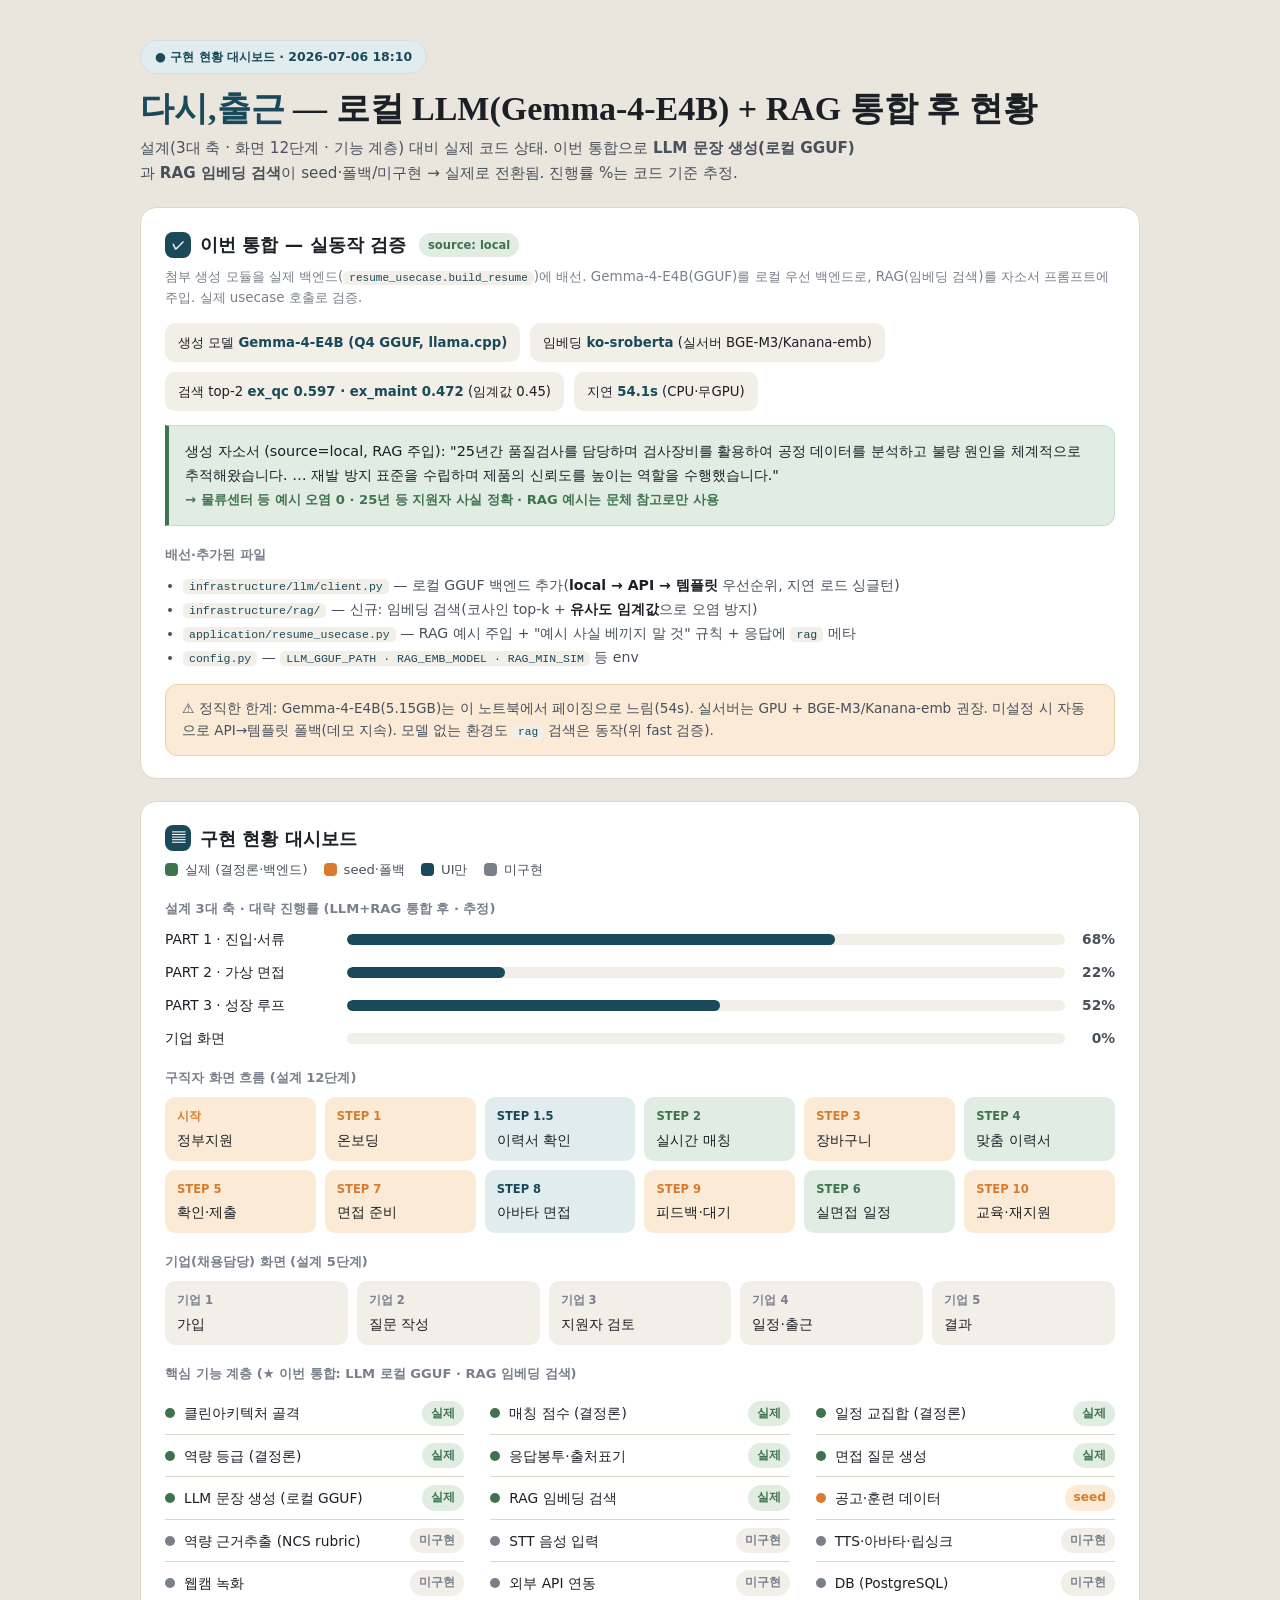
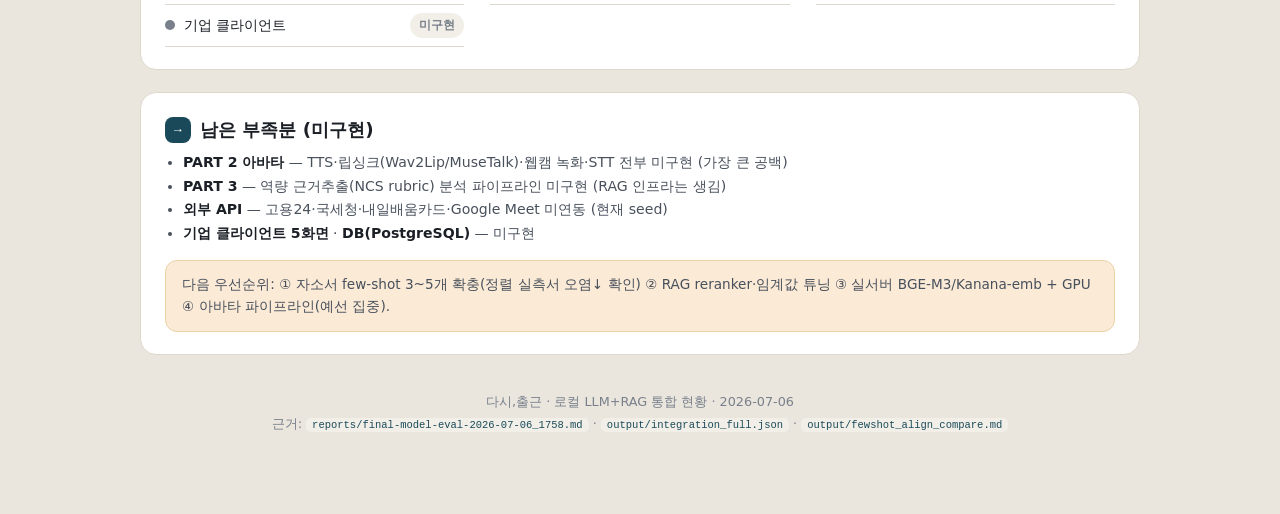
<file: reports/impl-status-llm-rag-2026-07-06_1810.html>
<!DOCTYPE html>
<html lang="ko">
<head>
<meta charset="UTF-8">
<meta name="viewport" content="width=device-width, initial-scale=1.0">
<title>다시,출근 — 구현 현황 대시보드 (LLM+RAG 통합)</title>
<style>
:root{
  --bg:#EAE6DD;--ink:#1B1F26;--ink2:#48505C;--ink3:#79808C;--line:#DDD8CC;--card:#fff;
  --brand:#1A4A5A;--brand-tint:#E1ECEF;--apricot:#D97B2E;--apricot-tint:#FBEAD6;
  --sage:#3F7350;--sage-tint:#E1EDE3;--muted-tint:#F2EFE8;
  --disp:'Gowun Batang',serif;
}
*{box-sizing:border-box;margin:0;padding:0}
body{font-family:'Pretendard','Apple SD Gothic Neo',system-ui,sans-serif;background:var(--bg);
  color:var(--ink);line-height:1.6;padding:40px 20px 80px}
.wrap{max-width:1000px;margin:0 auto}
.tag{display:inline-flex;align-items:center;gap:8px;font-size:.78rem;font-weight:700;color:var(--brand);
  background:var(--brand-tint);border:1px solid #CFE0E3;padding:6px 14px;border-radius:100px}
h1{font-family:var(--disp);font-size:clamp(24px,3vw,34px);margin:14px 0 6px;line-height:1.25}
h1 .em{color:var(--brand)}
.sub{color:var(--ink2);font-size:.95rem;max-width:720px}
.card{background:var(--card);border:1px solid var(--line);border-radius:16px;padding:22px 24px;margin-top:22px}
h2{font-size:1.15rem;margin-bottom:6px;display:flex;align-items:center;gap:9px}
h2 .n{width:26px;height:26px;border-radius:8px;background:var(--brand);color:#fff;font-size:.8rem;
  display:flex;align-items:center;justify-content:center;font-family:var(--disp)}
.note{font-size:.84rem;color:var(--ink3);margin-bottom:14px}
.legend{display:flex;flex-wrap:wrap;gap:16px;margin-bottom:18px}
.legend span{display:inline-flex;align-items:center;gap:7px;font-size:.82rem;color:var(--ink2)}
.legend i{width:13px;height:13px;border-radius:4px;display:inline-block}
.seclab{font-size:.82rem;font-weight:700;color:var(--ink3);margin:18px 0 9px}
.bars{display:flex;flex-direction:column;gap:11px}
.bar{display:flex;align-items:center;gap:12px;font-size:.86rem}
.bar .bl{width:170px;color:var(--ink)}
.bar .bt{flex:1;height:11px;background:var(--muted-tint);border-radius:100px;overflow:hidden}
.bar .bt i{display:block;height:100%;background:var(--brand);border-radius:100px}
.bar .bv{width:38px;text-align:right;color:var(--ink2);font-weight:700}
.grid{display:grid;gap:9px}
.g12{grid-template-columns:repeat(auto-fit,minmax(150px,1fr))}
.g5{grid-template-columns:repeat(auto-fit,minmax(118px,1fr))}
.chip{border-radius:10px;padding:10px 12px;display:flex;flex-direction:column;gap:3px}
.chip .ct{font-size:.72rem;font-weight:700;display:flex;align-items:center;gap:5px}
.chip .cn{font-size:.86rem;color:var(--ink)}
.layers{display:grid;grid-template-columns:repeat(auto-fit,minmax(280px,1fr));gap:0 26px}
.lrow{display:flex;align-items:center;gap:9px;font-size:.86rem;padding:8px 0;border-bottom:1px solid var(--line)}
.lrow .ld{width:10px;height:10px;border-radius:50%;flex:0 0 auto}
.lrow .lt{margin-left:auto;font-size:.76rem;font-weight:700}
.s-real{background:var(--sage-tint);color:var(--sage)}
.s-seed{background:var(--apricot-tint);color:var(--apricot)}
.s-ui{background:var(--brand-tint);color:var(--brand)}
.s-none{background:var(--muted-tint);color:var(--ink3)}
.d-real{background:var(--sage)}.d-seed{background:var(--apricot)}.d-ui{background:var(--brand)}.d-none{background:var(--ink3)}
.pill{display:inline-block;font-size:.72rem;font-weight:700;padding:3px 9px;border-radius:100px;margin-left:4px}
.p-real{background:var(--sage-tint);color:var(--sage)}
.kv{display:flex;flex-wrap:wrap;gap:10px;margin:4px 0 14px}
.kv div{background:var(--muted-tint);border-radius:10px;padding:9px 13px;font-size:.83rem}
.kv b{color:var(--brand)}
.quote{background:var(--sage-tint);border:1px solid #C6DCC9;border-left:4px solid var(--sage);
  border-radius:0 12px 12px 0;padding:14px 16px;font-size:.9rem;color:var(--ink);line-height:1.65;margin-top:6px}
ul{margin:6px 0 0 18px;font-size:.88rem;color:var(--ink2);line-height:1.7}
ul b{color:var(--ink)}
code{font-family:'JetBrains Mono',ui-monospace,monospace;font-size:.82em;background:var(--muted-tint);
  padding:1px 6px;border-radius:5px;color:var(--brand)}
.warn{background:var(--apricot-tint);border:1px solid #EAD3A9;border-radius:12px;padding:13px 16px;
  font-size:.85rem;color:var(--ink2);line-height:1.6;margin-top:14px}
footer{text-align:center;color:var(--ink3);font-size:.8rem;margin-top:36px;line-height:1.7}
</style>
</head>
<body>
<div class="wrap">

  <div class="tag">● 구현 현황 대시보드 · 2026-07-06 18:10</div>
  <h1><span class="em">다시,출근</span> — 로컬 LLM(Gemma-4-E4B) + RAG 통합 후 현황</h1>
  <p class="sub">설계(3대 축 · 화면 12단계 · 기능 계층) 대비 실제 코드 상태. 이번 통합으로 <b>LLM 문장 생성(로컬 GGUF)</b>과 <b>RAG 임베딩 검색</b>이 seed·폴백/미구현 → 실제로 전환됨. 진행률 %는 코드 기준 추정.</p>

  <!-- 통합 검증 -->
  <div class="card">
    <h2><span class="n">✓</span>이번 통합 — 실동작 검증 <span class="pill p-real">source: local</span></h2>
    <div class="note">첨부 생성 모듈을 실제 백엔드(<code>resume_usecase.build_resume</code>)에 배선. Gemma-4-E4B(GGUF)를 로컬 우선 백엔드로, RAG(임베딩 검색)를 자소서 프롬프트에 주입. 실제 usecase 호출로 검증.</div>
    <div class="kv">
      <div>생성 모델 <b>Gemma-4-E4B (Q4 GGUF, llama.cpp)</b></div>
      <div>임베딩 <b>ko-sroberta</b> (실서버 BGE-M3/Kanana-emb)</div>
      <div>검색 top-2 <b>ex_qc 0.597 · ex_maint 0.472</b> (임계값 0.45)</div>
      <div>지연 <b>54.1s</b> (CPU·무GPU)</div>
    </div>
    <div class="quote">생성 자소서 (source=local, RAG 주입): "25년간 품질검사를 담당하며 검사장비를 활용하여 공정 데이터를 분석하고 불량 원인을 체계적으로 추적해왔습니다. … 재발 방지 표준을 수립하며 제품의 신뢰도를 높이는 역할을 수행했습니다."<br><span style="color:var(--sage);font-weight:700;font-size:.82rem">→ 물류센터 등 예시 오염 0 · 25년 등 지원자 사실 정확 · RAG 예시는 문체 참고로만 사용</span></div>
    <div class="seclab">배선·추가된 파일</div>
    <ul>
      <li><code>infrastructure/llm/client.py</code> — 로컬 GGUF 백엔드 추가(<b>local → API → 템플릿</b> 우선순위, 지연 로드 싱글턴)</li>
      <li><code>infrastructure/rag/</code> — 신규: 임베딩 검색(코사인 top-k + <b>유사도 임계값</b>으로 오염 방지)</li>
      <li><code>application/resume_usecase.py</code> — RAG 예시 주입 + "예시 사실 베끼지 말 것" 규칙 + 응답에 <code>rag</code> 메타</li>
      <li><code>config.py</code> — <code>LLM_GGUF_PATH · RAG_EMB_MODEL · RAG_MIN_SIM</code> 등 env</li>
    </ul>
    <div class="warn">⚠️ 정직한 한계: Gemma-4-E4B(5.15GB)는 이 노트북에서 페이징으로 느림(54s). 실서버는 GPU + BGE-M3/Kanana-emb 권장. 미설정 시 자동으로 API→템플릿 폴백(데모 지속). 모델 없는 환경도 <code>rag</code> 검색은 동작(위 fast 검증).</div>
  </div>

  <!-- 대시보드 -->
  <div class="card">
    <h2><span class="n">▤</span>구현 현황 대시보드</h2>
    <div class="legend" id="legend"></div>
    <div class="seclab">설계 3대 축 · 대략 진행률 (LLM+RAG 통합 후 · 추정)</div>
    <div class="bars" id="bars"></div>
    <div class="seclab">구직자 화면 흐름 (설계 12단계)</div>
    <div class="grid g12" id="seeker"></div>
    <div class="seclab">기업(채용담당) 화면 (설계 5단계)</div>
    <div class="grid g5" id="company"></div>
    <div class="seclab">핵심 기능 계층 (★ 이번 통합: LLM 로컬 GGUF · RAG 임베딩 검색)</div>
    <div class="layers" id="layers"></div>
  </div>

  <!-- 남은 과제 -->
  <div class="card">
    <h2><span class="n">→</span>남은 부족분 (미구현)</h2>
    <ul>
      <li><b>PART 2 아바타</b> — TTS·립싱크(Wav2Lip/MuseTalk)·웹캠 녹화·STT 전부 미구현 (가장 큰 공백)</li>
      <li><b>PART 3</b> — 역량 근거추출(NCS rubric) 분석 파이프라인 미구현 (RAG 인프라는 생김)</li>
      <li><b>외부 API</b> — 고용24·국세청·내일배움카드·Google Meet 미연동 (현재 seed)</li>
      <li><b>기업 클라이언트 5화면</b> · <b>DB(PostgreSQL)</b> — 미구현</li>
    </ul>
    <div class="warn">다음 우선순위: ① 자소서 few-shot 3~5개 확충(정렬 실측서 오염↓ 확인) ② RAG reranker·임계값 튜닝 ③ 실서버 BGE-M3/Kanana-emb + GPU ④ 아바타 파이프라인(예선 집중).</div>
  </div>

  <footer>
    다시,출근 · 로컬 LLM+RAG 통합 현황 · 2026-07-06<br>
    근거: <code>reports/final-model-eval-2026-07-06_1758.md</code> · <code>output/integration_full.json</code> · <code>output/fewshot_align_compare.md</code>
  </footer>
</div>

<script>
const S={real:{c:'s-real',d:'d-real',t:'실제 (결정론·백엔드)',lab:'실제'},
 seed:{c:'s-seed',d:'d-seed',t:'seed·폴백',lab:'seed'},
 ui:{c:'s-ui',d:'d-ui',t:'UI만',lab:'UI만'},
 none:{c:'s-none',d:'d-none',t:'미구현',lab:'미구현'}};
const seeker=[['시작','정부지원','seed'],['STEP 1','온보딩','seed'],['STEP 1.5','이력서 확인','ui'],
 ['STEP 2','실시간 매칭','real'],['STEP 3','장바구니','seed'],['STEP 4','맞춤 이력서','real'],
 ['STEP 5','확인·제출','seed'],['STEP 7','면접 준비','seed'],['STEP 8','아바타 면접','ui'],
 ['STEP 9','피드백·대기','seed'],['STEP 6','실면접 일정','real'],['STEP 10','교육·재지원','seed']];
const company=[['기업 1','가입'],['기업 2','질문 작성'],['기업 3','지원자 검토'],['기업 4','일정·출근'],['기업 5','결과']];
const bars=[['PART 1 · 진입·서류',68],['PART 2 · 가상 면접',22],['PART 3 · 성장 루프',52],['기업 화면',0]];
const layers=[['클린아키텍처 골격','real'],['매칭 점수 (결정론)','real'],['일정 교집합 (결정론)','real'],
 ['역량 등급 (결정론)','real'],['응답봉투·출처표기','real'],['면접 질문 생성','real'],
 ['LLM 문장 생성 (로컬 GGUF)','real'],['RAG 임베딩 검색','real'],['공고·훈련 데이터','seed'],
 ['역량 근거추출 (NCS rubric)','none'],['STT 음성 입력','none'],['TTS·아바타·립싱크','none'],
 ['웹캠 녹화','none'],['외부 API 연동','none'],['DB (PostgreSQL)','none'],['기업 클라이언트','none']];
document.getElementById('legend').innerHTML=Object.values(S).map(v=>`<span><i class="${v.d}"></i>${v.t}</span>`).join('');
document.getElementById('bars').innerHTML=bars.map(([l,v])=>`<div class="bar"><span class="bl">${l}</span><span class="bt"><i style="width:${v}%"></i></span><span class="bv">${v}%</span></div>`).join('');
const chip=(t,n,s)=>`<div class="chip ${S[s].c}"><span class="ct">${t}</span><span class="cn">${n}</span></div>`;
document.getElementById('seeker').innerHTML=seeker.map(r=>chip(r[0],r[1],r[2])).join('');
document.getElementById('company').innerHTML=company.map(r=>chip(r[0],r[1],'none')).join('');
document.getElementById('layers').innerHTML=layers.map(([l,s])=>`<div class="lrow"><span class="ld ${S[s].d}"></span><span>${l}</span><span class="lt ${S[s].c}" style="padding:3px 9px;border-radius:100px">${S[s].lab}</span></div>`).join('');
</script>
</body>
</html>
</file>
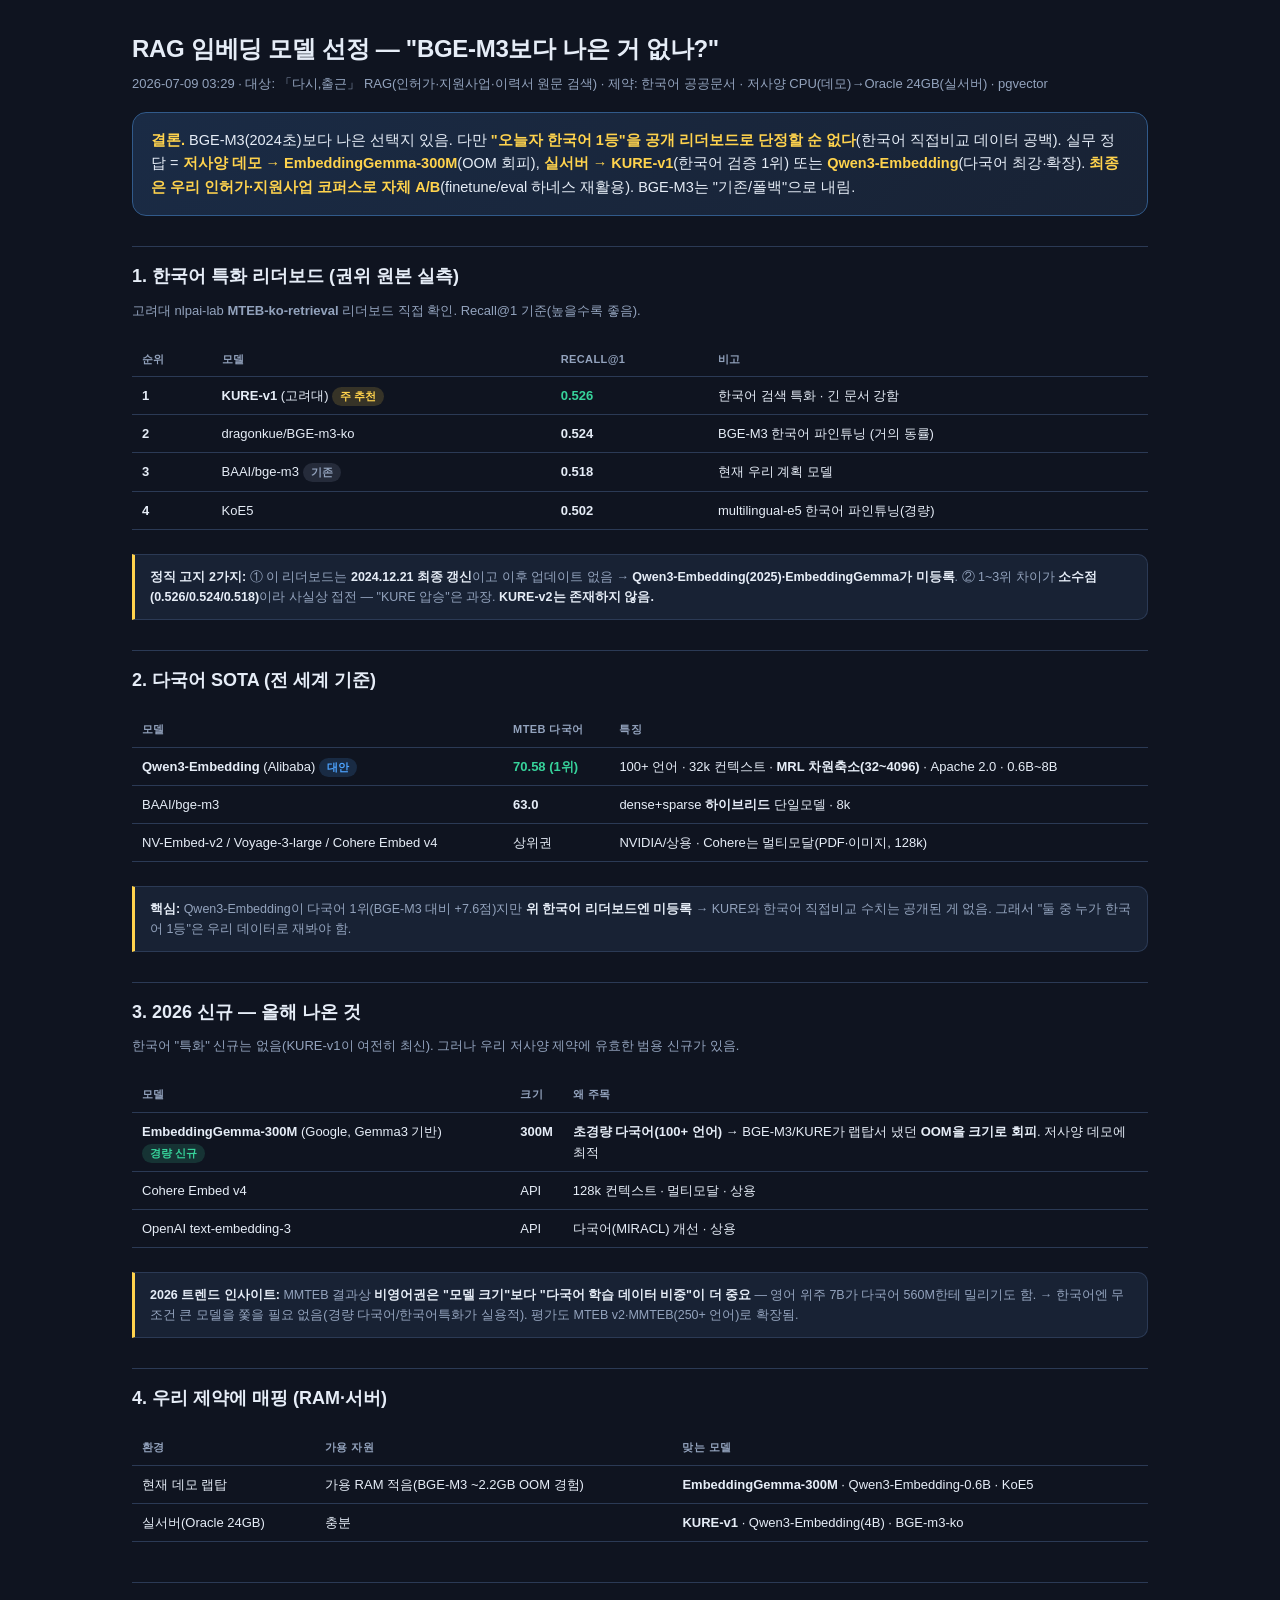
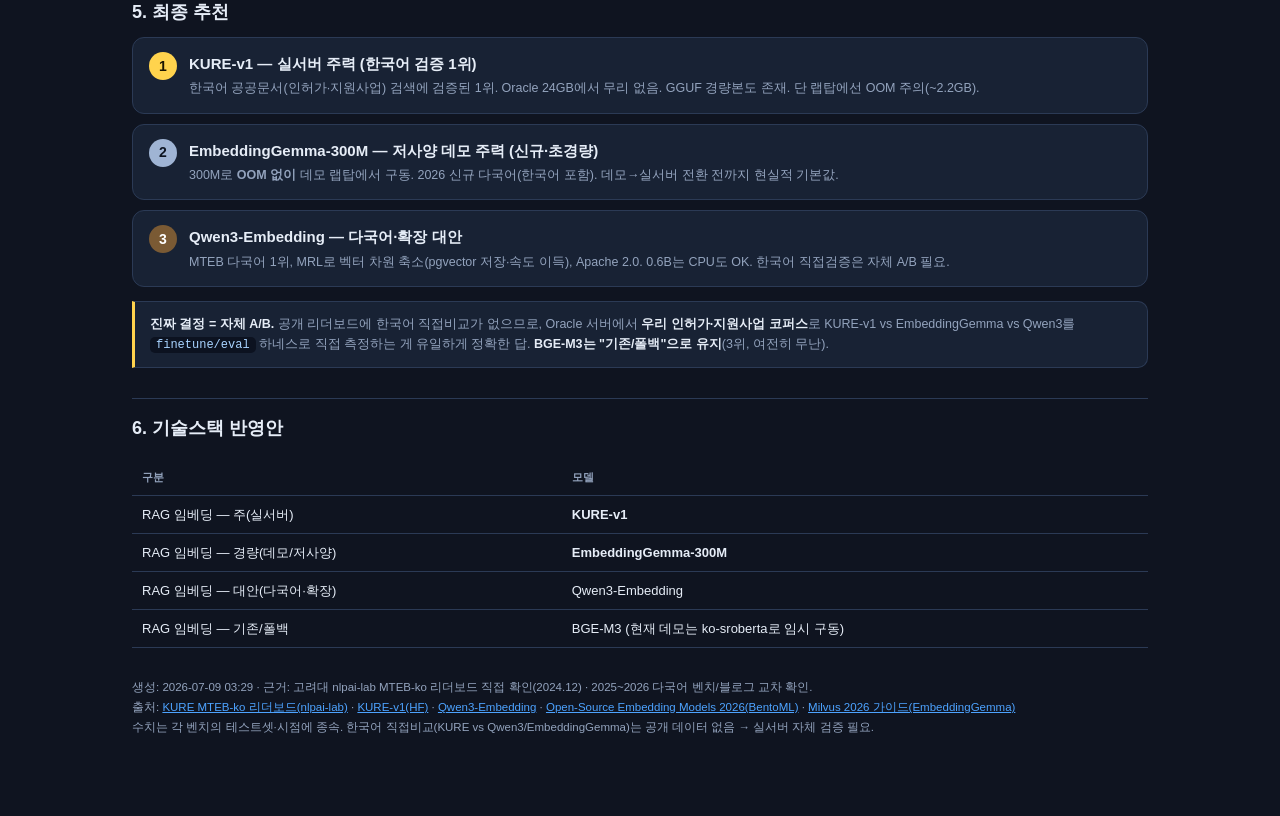
<file: reports/rag-embedding-eval-2026-07-09_0329.html>
<!DOCTYPE html>
<html lang="ko">
<head>
<meta charset="UTF-8">
<meta name="viewport" content="width=device-width, initial-scale=1.0">
<title>RAG 임베딩 모델 선정 — BGE-M3 대안 조사 (2026-07-09)</title>
<style>
  :root{--bg:#0f1420;--card:#182234;--card2:#1e2a40;--line:#2b3a55;--tx:#e6edf7;--mut:#93a3bd;
    --acc:#4da3ff;--good:#37d39b;--warn:#ffb454;--poss:#a98bff;--bad:#ff6b6b;--gold:#ffd34d}
  *{box-sizing:border-box}
  body{margin:0;background:var(--bg);color:var(--tx);font:14.5px/1.62 -apple-system,"Segoe UI",Roboto,"Malgun Gothic",sans-serif}
  .wrap{max-width:1060px;margin:0 auto;padding:30px 22px 80px}
  h1{font-size:24px;margin:0 0 4px;letter-spacing:-.3px}
  .sub{color:var(--mut);font-size:13px;margin-bottom:18px}
  h2{font-size:18px;margin:30px 0 8px;padding-top:15px;border-top:1px solid var(--line)}
  .lead{color:var(--mut);font-size:13px;margin:2px 0 12px}
  .tldr{background:linear-gradient(135deg,#1a2b45,#182234);border:1px solid #315a8a;border-radius:14px;padding:16px 18px;margin:16px 0}
  .tldr b{color:var(--gold)}
  table{width:100%;border-collapse:collapse;margin:10px 0;font-size:13px}
  th,td{padding:8px 10px;text-align:left;border-bottom:1px solid var(--line);vertical-align:top}
  th{color:var(--mut);font-size:11px;text-transform:uppercase;letter-spacing:.4px;font-weight:600}
  tr:hover td{background:rgba(255,255,255,.02)}
  .num{font-variant-numeric:tabular-nums;font-weight:700}
  .pill{display:inline-block;padding:1px 8px;border-radius:20px;font-size:10.5px;font-weight:800;white-space:nowrap}
  .p-pri{background:rgba(255,211,77,.16);color:var(--gold)}
  .p-alt{background:rgba(77,163,255,.16);color:var(--acc)}
  .p-lite{background:rgba(55,211,155,.16);color:var(--good)}
  .p-old{background:rgba(147,163,189,.16);color:var(--mut)}
  code{background:#0c1220;padding:1px 6px;border-radius:5px;font-size:12px;color:#a8d3ff}
  .scroll{overflow-x:auto}
  .note{background:var(--card);border:1px solid var(--line);border-left:3px solid var(--gold);border-radius:0 10px 10px 0;padding:12px 15px;margin:14px 0;font-size:12.5px;color:var(--mut);line-height:1.6}
  .note b{color:var(--tx)}
  .rank{display:flex;gap:12px;align-items:flex-start;background:var(--card);border:1px solid var(--line);border-radius:12px;padding:14px 16px;margin:10px 0}
  .rank .n{flex:none;width:28px;height:28px;border-radius:50%;display:grid;place-items:center;font-weight:800;font-size:14px}
  .r1 .n{background:var(--gold);color:#1a1400}.r2 .n{background:#9fb4d4;color:#0d1421}.r3 .n{background:#7a5a34;color:#fff}
  .rank h3{margin:0 0 3px;font-size:15px}
  .rank .why{color:var(--mut);font-size:12.5px;line-height:1.55}
  ul{margin:6px 0 6px -6px;padding-left:22px}li{margin:3px 0}
  .foot{color:var(--mut);font-size:11.5px;margin-top:20px;line-height:1.7}
  a{color:var(--acc)}
</style>
</head>
<body>
<div class="wrap">

  <h1>RAG 임베딩 모델 선정 — "BGE-M3보다 나은 거 없나?"</h1>
  <div class="sub">2026-07-09 03:29 · 대상: 「다시,출근」 RAG(인허가·지원사업·이력서 원문 검색) · 제약: 한국어 공공문서 · 저사양 CPU(데모)→Oracle 24GB(실서버) · pgvector</div>

  <div class="tldr">
    <b>결론.</b> BGE-M3(2024초)보다 나은 선택지 있음. 다만 <b>"오늘자 한국어 1등"을 공개 리더보드로 단정할 순 없다</b>(한국어 직접비교 데이터 공백). 실무 정답 = <b>저사양 데모 → EmbeddingGemma-300M</b>(OOM 회피), <b>실서버 → KURE-v1</b>(한국어 검증 1위) 또는 <b>Qwen3-Embedding</b>(다국어 최강·확장). <b>최종은 우리 인허가·지원사업 코퍼스로 자체 A/B</b>(finetune/eval 하네스 재활용). BGE-M3는 "기존/폴백"으로 내림.
  </div>

  <!-- 1. 한국어 리더보드 실측 -->
  <h2>1. 한국어 특화 리더보드 (권위 원본 실측)</h2>
  <div class="lead">고려대 nlpai-lab <b>MTEB-ko-retrieval</b> 리더보드 직접 확인. Recall@1 기준(높을수록 좋음).</div>
  <div class="scroll"><table>
    <tr><th>순위</th><th>모델</th><th>Recall@1</th><th>비고</th></tr>
    <tr><td class="num">1</td><td><b>KURE-v1</b> (고려대) <span class="pill p-pri">주 추천</span></td><td class="num" style="color:var(--good)">0.526</td><td>한국어 검색 특화 · 긴 문서 강함</td></tr>
    <tr><td class="num">2</td><td>dragonkue/BGE-m3-ko</td><td class="num">0.524</td><td>BGE-M3 한국어 파인튜닝 (거의 동률)</td></tr>
    <tr><td class="num">3</td><td>BAAI/bge-m3 <span class="pill p-old">기존</span></td><td class="num">0.518</td><td>현재 우리 계획 모델</td></tr>
    <tr><td class="num">4</td><td>KoE5</td><td class="num">0.502</td><td>multilingual-e5 한국어 파인튜닝(경량)</td></tr>
  </table></div>
  <div class="note"><b>정직 고지 2가지:</b> ① 이 리더보드는 <b>2024.12.21 최종 갱신</b>이고 이후 업데이트 없음 → <b>Qwen3-Embedding(2025)·EmbeddingGemma가 미등록</b>. ② 1~3위 차이가 <b>소수점(0.526/0.524/0.518)</b>이라 사실상 접전 — "KURE 압승"은 과장. <b>KURE-v2는 존재하지 않음.</b></div>

  <!-- 2. 다국어 최강 -->
  <h2>2. 다국어 SOTA (전 세계 기준)</h2>
  <div class="scroll"><table>
    <tr><th>모델</th><th>MTEB 다국어</th><th>특징</th></tr>
    <tr><td><b>Qwen3-Embedding</b> (Alibaba) <span class="pill p-alt">대안</span></td><td class="num" style="color:var(--good)">70.58 (1위)</td><td>100+ 언어 · 32k 컨텍스트 · <b>MRL 차원축소(32~4096)</b> · Apache 2.0 · 0.6B~8B</td></tr>
    <tr><td>BAAI/bge-m3</td><td class="num">63.0</td><td>dense+sparse <b>하이브리드</b> 단일모델 · 8k</td></tr>
    <tr><td>NV-Embed-v2 / Voyage-3-large / Cohere Embed v4</td><td>상위권</td><td>NVIDIA/상용 · Cohere는 멀티모달(PDF·이미지, 128k)</td></tr>
  </table></div>
  <div class="note"><b>핵심:</b> Qwen3-Embedding이 다국어 1위(BGE-M3 대비 +7.6점)지만 <b>위 한국어 리더보드엔 미등록</b> → KURE와 한국어 직접비교 수치는 공개된 게 없음. 그래서 "둘 중 누가 한국어 1등"은 우리 데이터로 재봐야 함.</div>

  <!-- 3. 2026 신규 -->
  <h2>3. 2026 신규 — 올해 나온 것</h2>
  <div class="lead">한국어 "특화" 신규는 없음(KURE-v1이 여전히 최신). 그러나 우리 저사양 제약에 유효한 범용 신규가 있음.</div>
  <div class="scroll"><table>
    <tr><th>모델</th><th>크기</th><th>왜 주목</th></tr>
    <tr><td><b>EmbeddingGemma-300M</b> (Google, Gemma3 기반) <span class="pill p-lite">경량 신규</span></td><td class="num">300M</td><td><b>초경량 다국어(100+ 언어)</b> → BGE-M3/KURE가 랩탑서 냈던 <b>OOM을 크기로 회피</b>. 저사양 데모에 최적</td></tr>
    <tr><td>Cohere Embed v4</td><td>API</td><td>128k 컨텍스트 · 멀티모달 · 상용</td></tr>
    <tr><td>OpenAI text-embedding-3</td><td>API</td><td>다국어(MIRACL) 개선 · 상용</td></tr>
  </table></div>
  <div class="note"><b>2026 트렌드 인사이트:</b> MMTEB 결과상 <b>비영어권은 "모델 크기"보다 "다국어 학습 데이터 비중"이 더 중요</b> — 영어 위주 7B가 다국어 560M한테 밀리기도 함. → 한국어엔 무조건 큰 모델을 쫓을 필요 없음(경량 다국어/한국어특화가 실용적). 평가도 MTEB v2·MMTEB(250+ 언어)로 확장됨.</div>

  <!-- 4. 우리 상황 매핑 -->
  <h2>4. 우리 제약에 매핑 (RAM·서버)</h2>
  <div class="scroll"><table>
    <tr><th>환경</th><th>가용 자원</th><th>맞는 모델</th></tr>
    <tr><td>현재 데모 랩탑</td><td>가용 RAM 적음(BGE-M3 ~2.2GB OOM 경험)</td><td><b>EmbeddingGemma-300M</b> · Qwen3-Embedding-0.6B · KoE5</td></tr>
    <tr><td>실서버(Oracle 24GB)</td><td>충분</td><td><b>KURE-v1</b> · Qwen3-Embedding(4B) · BGE-m3-ko</td></tr>
  </table></div>

  <!-- 5. 최종 추천 -->
  <h2>5. 최종 추천</h2>
  <div class="rank r1"><div class="n">1</div><div>
    <h3>KURE-v1 — 실서버 주력 (한국어 검증 1위)</h3>
    <div class="why">한국어 공공문서(인허가·지원사업) 검색에 검증된 1위. Oracle 24GB에서 무리 없음. GGUF 경량본도 존재. 단 랩탑에선 OOM 주의(~2.2GB).</div>
  </div></div>
  <div class="rank r2"><div class="n">2</div><div>
    <h3>EmbeddingGemma-300M — 저사양 데모 주력 (신규·초경량)</h3>
    <div class="why">300M로 <b>OOM 없이</b> 데모 랩탑에서 구동. 2026 신규 다국어(한국어 포함). 데모→실서버 전환 전까지 현실적 기본값.</div>
  </div></div>
  <div class="rank r3"><div class="n">3</div><div>
    <h3>Qwen3-Embedding — 다국어·확장 대안</h3>
    <div class="why">MTEB 다국어 1위, MRL로 벡터 차원 축소(pgvector 저장·속도 이득), Apache 2.0. 0.6B는 CPU도 OK. 한국어 직접검증은 자체 A/B 필요.</div>
  </div></div>
  <div class="note"><b>진짜 결정 = 자체 A/B.</b> 공개 리더보드에 한국어 직접비교가 없으므로, Oracle 서버에서 <b>우리 인허가·지원사업 코퍼스</b>로 KURE-v1 vs EmbeddingGemma vs Qwen3를 <code>finetune/eval</code> 하네스로 직접 측정하는 게 유일하게 정확한 답. <b>BGE-M3는 "기존/폴백"으로 유지</b>(3위, 여전히 무난).</div>

  <!-- 6. 스택 반영안 -->
  <h2>6. 기술스택 반영안</h2>
  <div class="scroll"><table>
    <tr><th>구분</th><th>모델</th></tr>
    <tr><td>RAG 임베딩 — 주(실서버)</td><td><b>KURE-v1</b></td></tr>
    <tr><td>RAG 임베딩 — 경량(데모/저사양)</td><td><b>EmbeddingGemma-300M</b></td></tr>
    <tr><td>RAG 임베딩 — 대안(다국어·확장)</td><td>Qwen3-Embedding</td></tr>
    <tr><td>RAG 임베딩 — 기존/폴백</td><td>BGE-M3 (현재 데모는 ko-sroberta로 임시 구동)</td></tr>
  </table></div>

  <div class="foot">
    생성: 2026-07-09 03:29 · 근거: 고려대 nlpai-lab MTEB-ko 리더보드 직접 확인(2024.12) · 2025~2026 다국어 벤치/블로그 교차 확인.<br>
    출처: <a href="https://github.com/nlpai-lab/KURE">KURE MTEB-ko 리더보드(nlpai-lab)</a> · <a href="https://huggingface.co/nlpai-lab/KURE-v1">KURE-v1(HF)</a> · <a href="https://github.com/QwenLM/Qwen3-Embedding">Qwen3-Embedding</a> · <a href="https://www.bentoml.com/blog/a-guide-to-open-source-embedding-models">Open-Source Embedding Models 2026(BentoML)</a> · <a href="https://milvus.io/blog/choose-embedding-model-rag-2026.md">Milvus 2026 가이드(EmbeddingGemma)</a><br>
    수치는 각 벤치의 테스트셋·시점에 종속. 한국어 직접비교(KURE vs Qwen3/EmbeddingGemma)는 공개 데이터 없음 → 실서버 자체 검증 필요.
  </div>

</div>
</body>
</html>
</file>
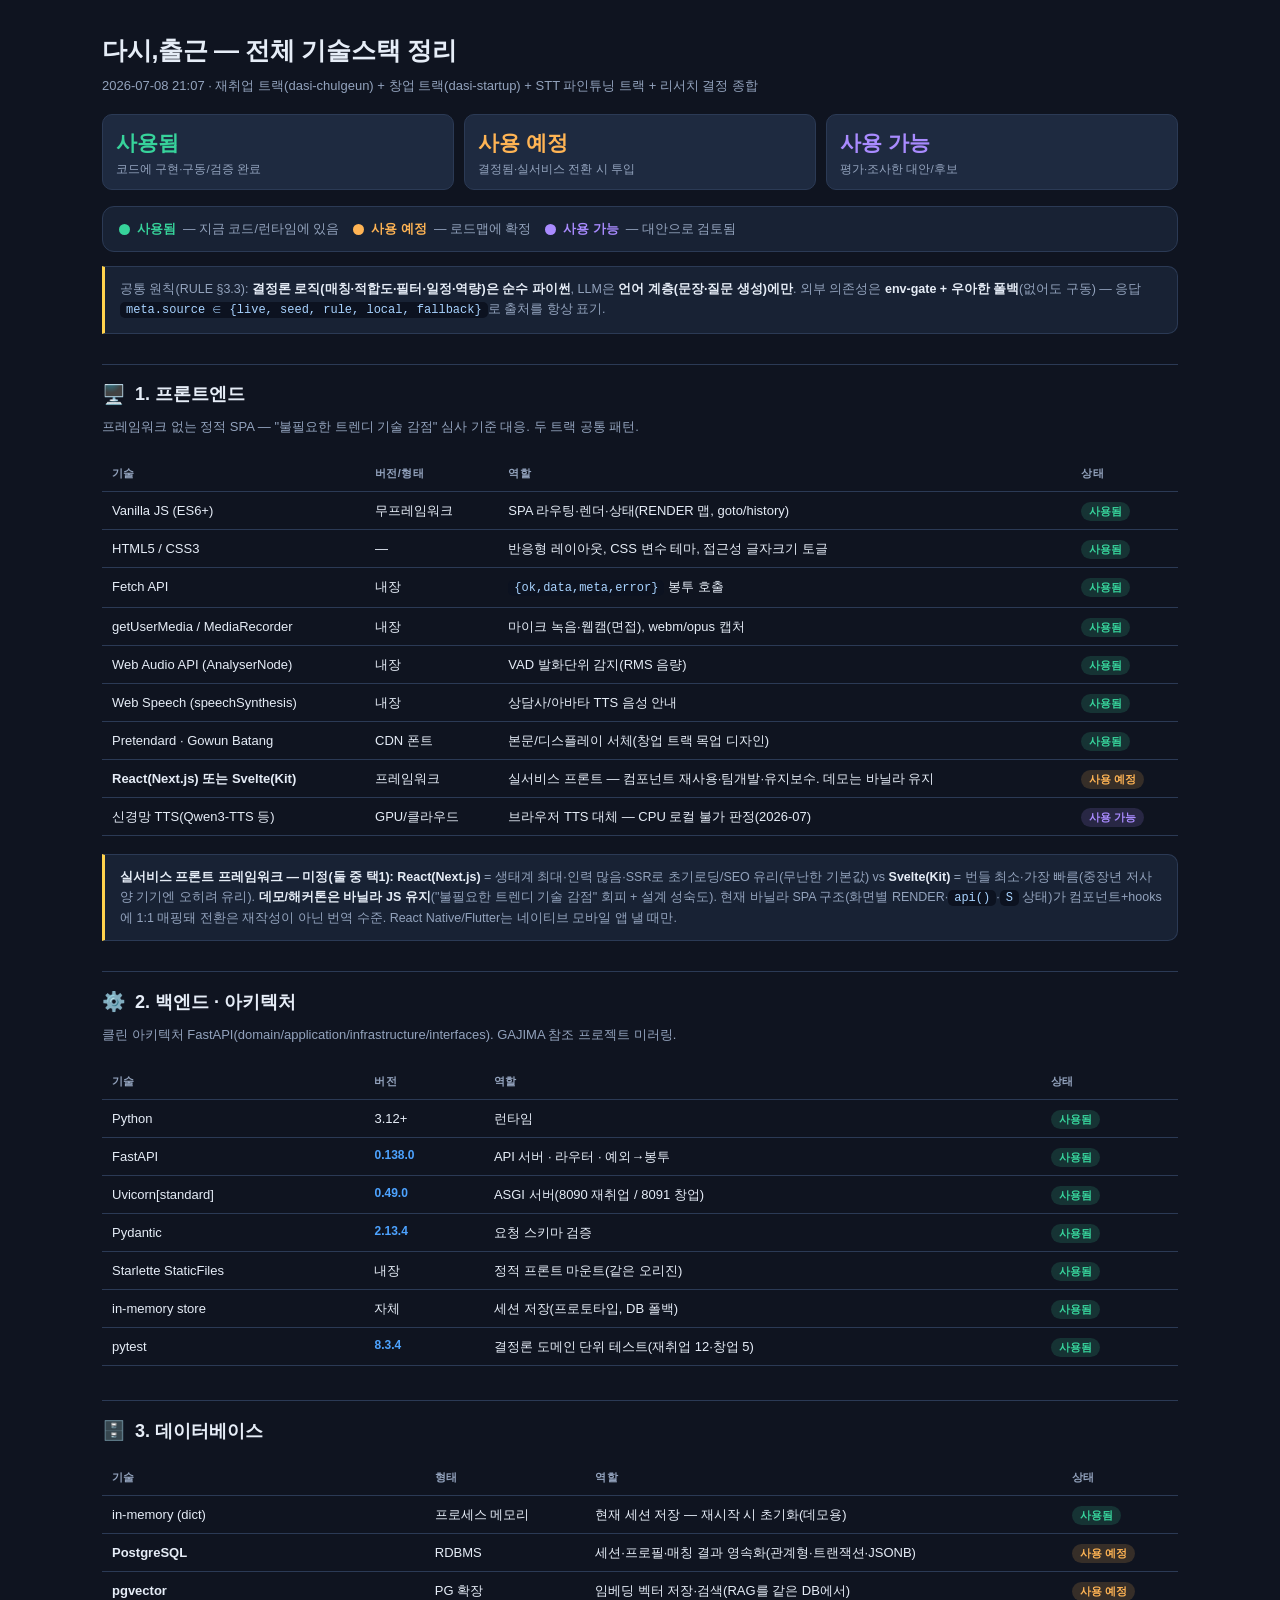
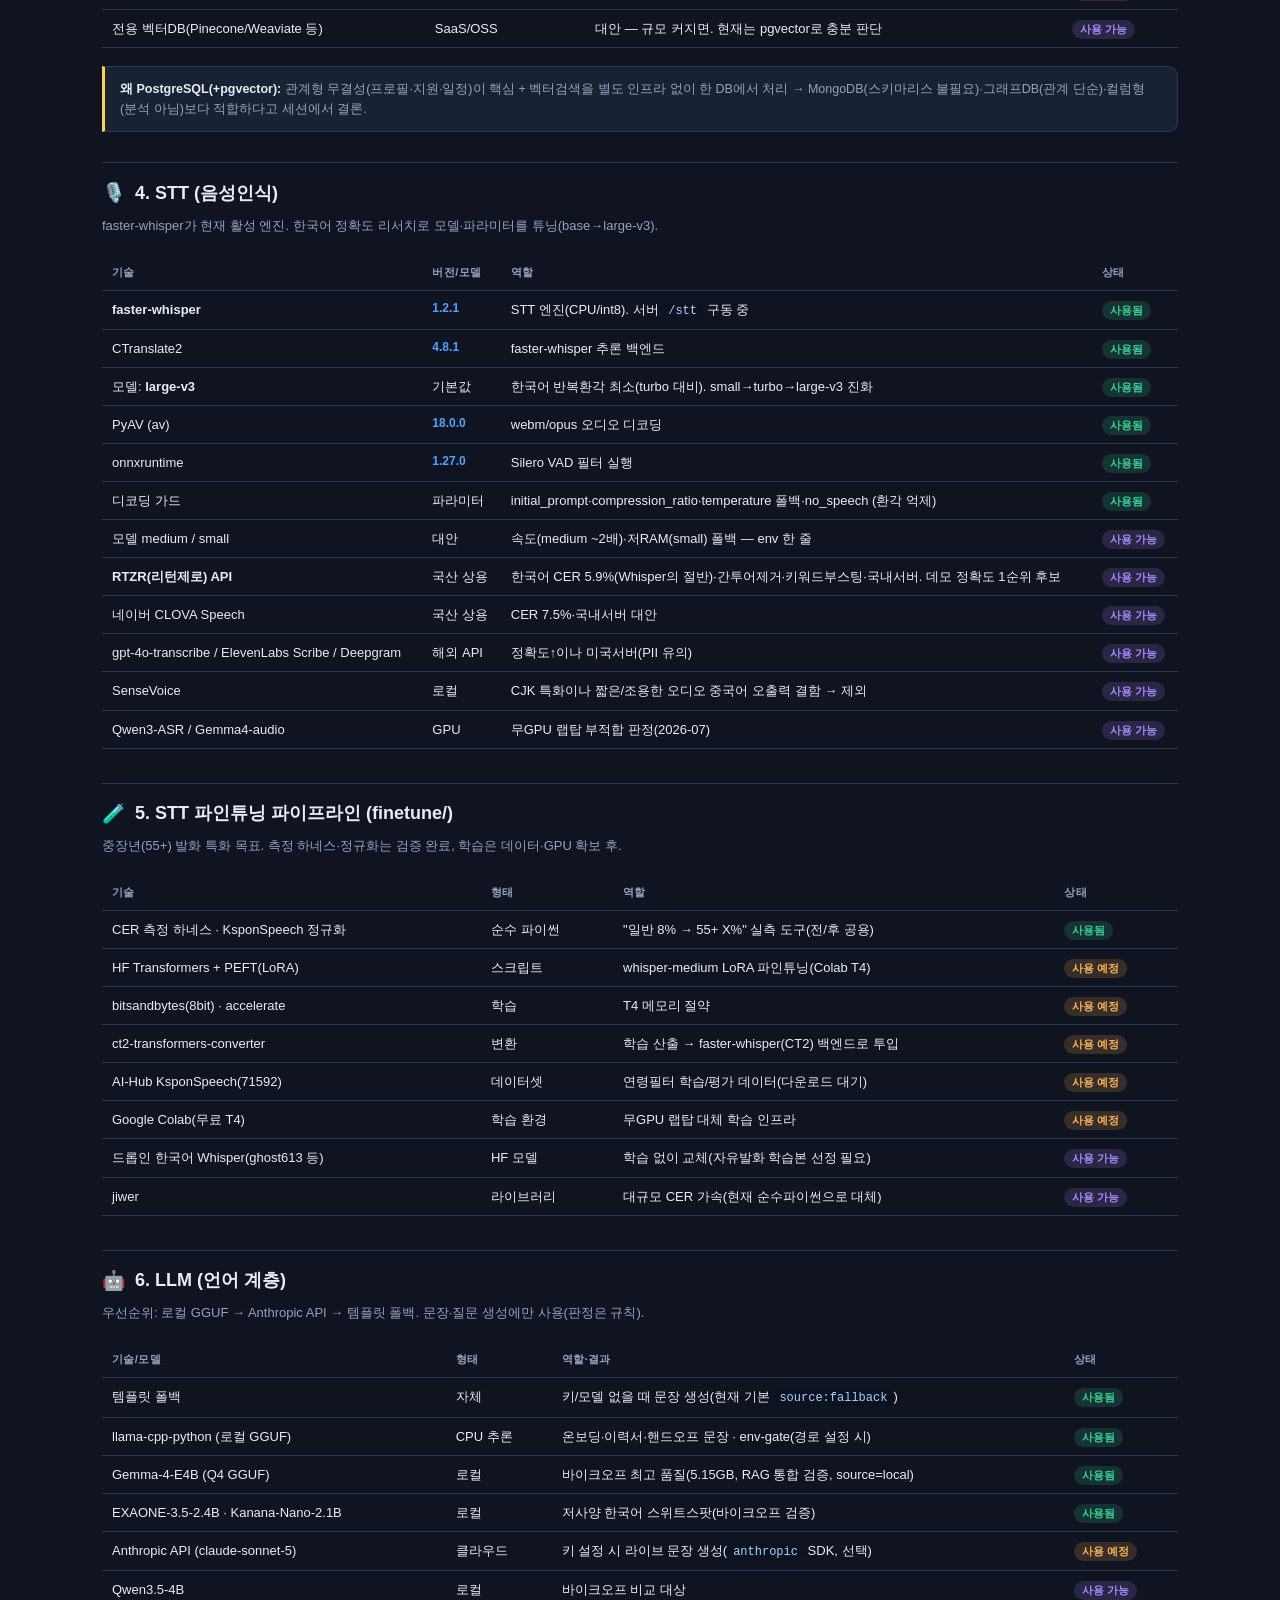
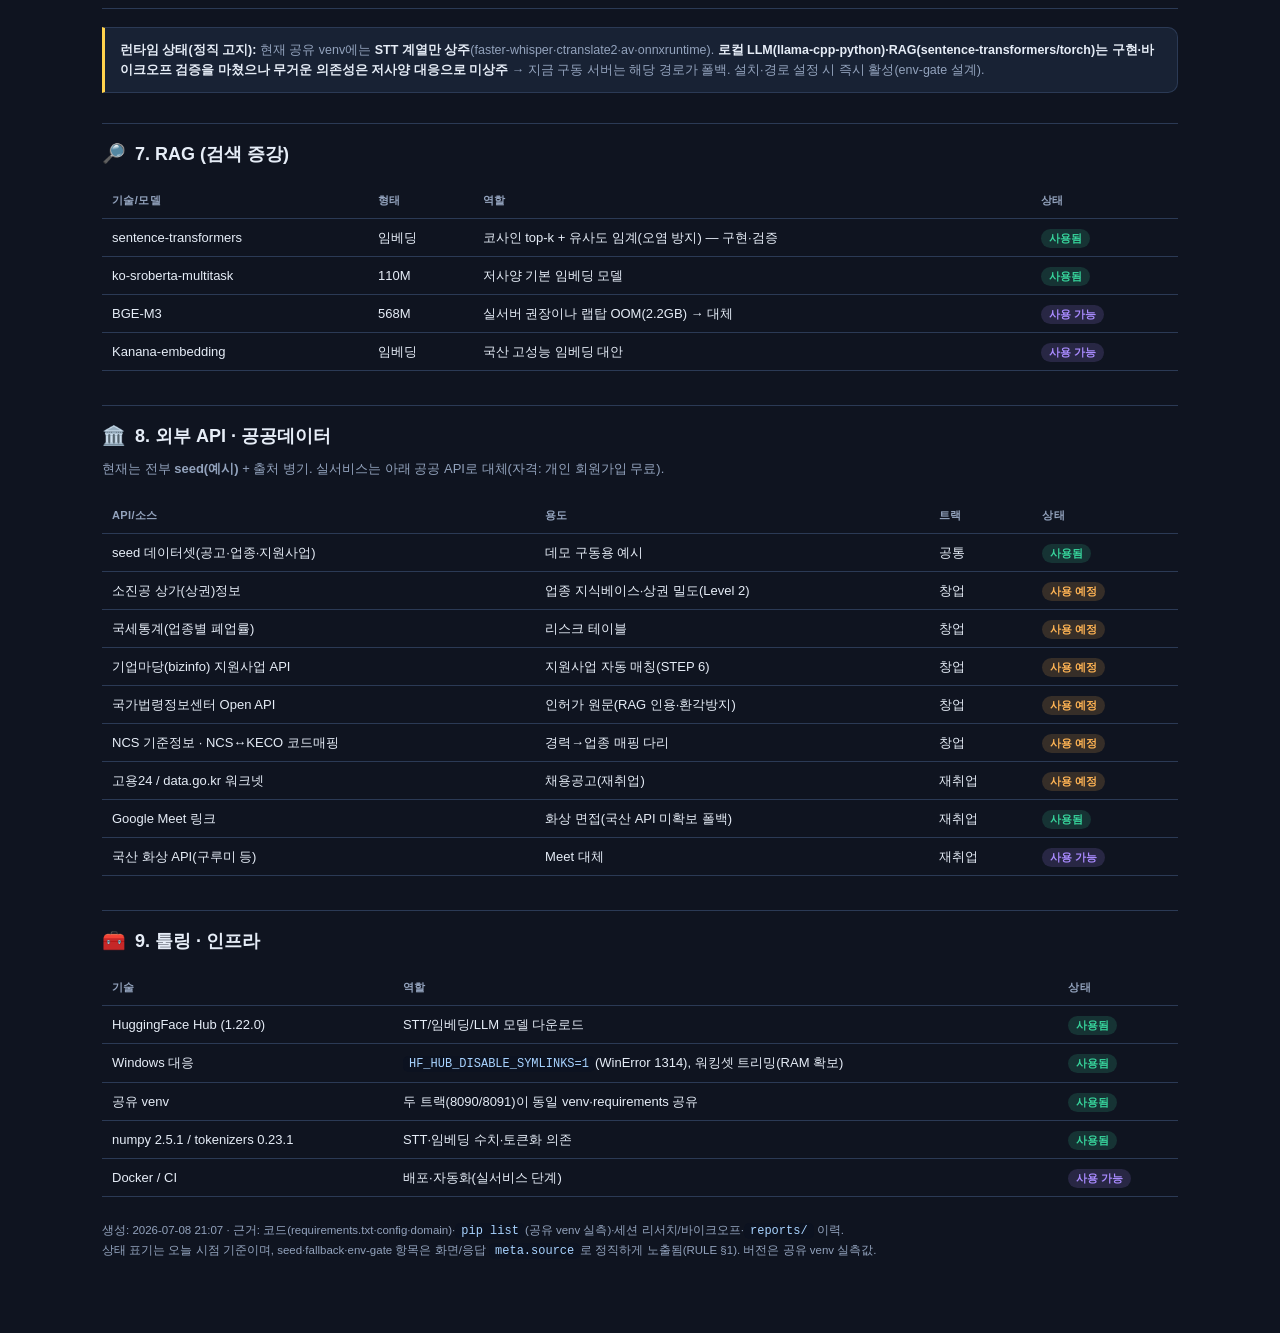
<file: reports/tech-stack-full-2026-07-08_2107.html>
<!DOCTYPE html>
<html lang="ko">
<head>
<meta charset="UTF-8">
<meta name="viewport" content="width=device-width, initial-scale=1.0">
<title>다시,출근 — 전체 기술스택 정리 (2026-07-08)</title>
<style>
  :root{--bg:#0f1420;--card:#182234;--card2:#1e2a40;--line:#2b3a55;--tx:#e6edf7;--mut:#93a3bd;
    --acc:#4da3ff;--used:#37d39b;--plan:#ffb454;--poss:#a98bff;--bad:#ff6b6b;--gold:#ffd34d}
  *{box-sizing:border-box}
  body{margin:0;background:var(--bg);color:var(--tx);font:14.5px/1.62 -apple-system,"Segoe UI",Roboto,"Malgun Gothic",sans-serif}
  .wrap{max-width:1120px;margin:0 auto;padding:30px 22px 80px}
  h1{font-size:25px;margin:0 0 4px;letter-spacing:-.3px}
  .sub{color:var(--mut);font-size:13px;margin-bottom:18px}
  h2{font-size:18px;margin:30px 0 6px;padding-top:15px;border-top:1px solid var(--line);display:flex;align-items:center;gap:9px}
  h2 .ic{font-size:19px}
  .lead{color:var(--mut);font-size:13px;margin:2px 0 12px}
  .legend{display:flex;gap:14px;flex-wrap:wrap;background:var(--card);border:1px solid var(--line);border-radius:12px;padding:12px 16px;margin:16px 0 8px}
  .legend .lg{display:flex;align-items:center;gap:7px;font-size:12.5px;color:var(--mut)}
  .dot{width:11px;height:11px;border-radius:50%;flex:none}
  .d-used{background:var(--used)}.d-plan{background:var(--plan)}.d-poss{background:var(--poss)}
  table{width:100%;border-collapse:collapse;margin:8px 0 4px;font-size:13px}
  th,td{padding:8px 10px;text-align:left;border-bottom:1px solid var(--line);vertical-align:top}
  th{color:var(--mut);font-size:11px;text-transform:uppercase;letter-spacing:.4px;font-weight:600}
  tr:hover td{background:rgba(255,255,255,.02)}
  .tag{display:inline-block;padding:1px 8px;border-radius:20px;font-size:10.5px;font-weight:800;white-space:nowrap}
  .t-used{background:rgba(55,211,155,.16);color:var(--used)}
  .t-plan{background:rgba(255,180,84,.16);color:var(--plan)}
  .t-poss{background:rgba(169,139,255,.16);color:var(--poss)}
  .v{font-variant-numeric:tabular-nums;color:var(--acc);font-weight:600;font-size:12px}
  code{background:#0c1220;padding:1px 6px;border-radius:5px;font-size:12px;color:#a8d3ff}
  .scroll{overflow-x:auto}
  .note{background:var(--card);border:1px solid var(--line);border-left:3px solid var(--gold);border-radius:0 10px 10px 0;padding:12px 15px;margin:14px 0;font-size:12.5px;color:var(--mut);line-height:1.6}
  .note b{color:var(--tx)}
  .kpi{display:flex;gap:10px;flex-wrap:wrap;margin:16px 0}
  .kpi .k{flex:1;min-width:130px;background:var(--card2);border:1px solid var(--line);border-radius:10px;padding:11px 13px}
  .kpi .n{font-size:21px;font-weight:800;font-variant-numeric:tabular-nums}
  .kpi .l{color:var(--mut);font-size:11.5px}
  .foot{color:var(--mut);font-size:11.5px;margin-top:20px;line-height:1.6}
  a{color:var(--acc)}
</style>
</head>
<body>
<div class="wrap">

  <h1>다시,출근 — 전체 기술스택 정리</h1>
  <div class="sub">2026-07-08 21:07 · 재취업 트랙(dasi-chulgeun) + 창업 트랙(dasi-startup) + STT 파인튜닝 트랙 + 리서치 결정 종합</div>

  <div class="kpi">
    <div class="k"><div class="n" style="color:var(--used)">사용됨</div><div class="l">코드에 구현·구동/검증 완료</div></div>
    <div class="k"><div class="n" style="color:var(--plan)">사용 예정</div><div class="l">결정됨·실서비스 전환 시 투입</div></div>
    <div class="k"><div class="n" style="color:var(--poss)">사용 가능</div><div class="l">평가·조사한 대안/후보</div></div>
  </div>
  <div class="legend">
    <span class="lg"><span class="dot d-used"></span><b style="color:var(--used)">사용됨</b> — 지금 코드/런타임에 있음</span>
    <span class="lg"><span class="dot d-plan"></span><b style="color:var(--plan)">사용 예정</b> — 로드맵에 확정</span>
    <span class="lg"><span class="dot d-poss"></span><b style="color:var(--poss)">사용 가능</b> — 대안으로 검토됨</span>
  </div>

  <div class="note">공통 원칙(RULE §3.3): <b>결정론 로직(매칭·적합도·필터·일정·역량)은 순수 파이썬</b>, LLM은 <b>언어 계층(문장·질문 생성)에만</b>. 외부 의존성은 <b>env-gate + 우아한 폴백</b>(없어도 구동) — 응답 <code>meta.source ∈ {live, seed, rule, local, fallback}</code>로 출처를 항상 표기.</div>

  <!-- ── 1. 프론트엔드 ── -->
  <h2><span class="ic">🖥️</span> 1. 프론트엔드</h2>
  <div class="lead">프레임워크 없는 정적 SPA — "불필요한 트렌디 기술 감점" 심사 기준 대응. 두 트랙 공통 패턴.</div>
  <div class="scroll"><table>
    <tr><th>기술</th><th>버전/형태</th><th>역할</th><th>상태</th></tr>
    <tr><td>Vanilla JS (ES6+)</td><td>무프레임워크</td><td>SPA 라우팅·렌더·상태(RENDER 맵, goto/history)</td><td><span class="tag t-used">사용됨</span></td></tr>
    <tr><td>HTML5 / CSS3</td><td>—</td><td>반응형 레이아웃, CSS 변수 테마, 접근성 글자크기 토글</td><td><span class="tag t-used">사용됨</span></td></tr>
    <tr><td>Fetch API</td><td>내장</td><td><code>{ok,data,meta,error}</code> 봉투 호출</td><td><span class="tag t-used">사용됨</span></td></tr>
    <tr><td>getUserMedia / MediaRecorder</td><td>내장</td><td>마이크 녹음·웹캠(면접), webm/opus 캡처</td><td><span class="tag t-used">사용됨</span></td></tr>
    <tr><td>Web Audio API (AnalyserNode)</td><td>내장</td><td>VAD 발화단위 감지(RMS 음량)</td><td><span class="tag t-used">사용됨</span></td></tr>
    <tr><td>Web Speech (speechSynthesis)</td><td>내장</td><td>상담사/아바타 TTS 음성 안내</td><td><span class="tag t-used">사용됨</span></td></tr>
    <tr><td>Pretendard · Gowun Batang</td><td>CDN 폰트</td><td>본문/디스플레이 서체(창업 트랙 목업 디자인)</td><td><span class="tag t-used">사용됨</span></td></tr>
    <tr><td><b>React(Next.js) 또는 Svelte(Kit)</b></td><td>프레임워크</td><td>실서비스 프론트 — 컴포넌트 재사용·팀개발·유지보수. 데모는 바닐라 유지</td><td><span class="tag t-plan">사용 예정</span></td></tr>
    <tr><td>신경망 TTS(Qwen3-TTS 등)</td><td>GPU/클라우드</td><td>브라우저 TTS 대체 — CPU 로컬 불가 판정(2026-07)</td><td><span class="tag t-poss">사용 가능</span></td></tr>
  </table></div>
  <div class="note"><b>실서비스 프론트 프레임워크 — 미정(둘 중 택1):</b> <b>React(Next.js)</b> = 생태계 최대·인력 많음·SSR로 초기로딩/SEO 유리(무난한 기본값) vs <b>Svelte(Kit)</b> = 번들 최소·가장 빠름(중장년 저사양 기기엔 오히려 유리). <b>데모/해커톤은 바닐라 JS 유지</b>("불필요한 트렌디 기술 감점" 회피 + 설계 성숙도). 현재 바닐라 SPA 구조(화면별 RENDER·<code>api()</code>·<code>S</code> 상태)가 컴포넌트+hooks에 1:1 매핑돼 전환은 재작성이 아닌 번역 수준. React Native/Flutter는 네이티브 모바일 앱 낼 때만.</div>

  <!-- ── 2. 백엔드/아키텍처 ── -->
  <h2><span class="ic">⚙️</span> 2. 백엔드 · 아키텍처</h2>
  <div class="lead">클린 아키텍처 FastAPI(domain/application/infrastructure/interfaces). GAJIMA 참조 프로젝트 미러링.</div>
  <div class="scroll"><table>
    <tr><th>기술</th><th>버전</th><th>역할</th><th>상태</th></tr>
    <tr><td>Python</td><td>3.12+</td><td>런타임</td><td><span class="tag t-used">사용됨</span></td></tr>
    <tr><td>FastAPI</td><td class="v">0.138.0</td><td>API 서버 · 라우터 · 예외→봉투</td><td><span class="tag t-used">사용됨</span></td></tr>
    <tr><td>Uvicorn[standard]</td><td class="v">0.49.0</td><td>ASGI 서버(8090 재취업 / 8091 창업)</td><td><span class="tag t-used">사용됨</span></td></tr>
    <tr><td>Pydantic</td><td class="v">2.13.4</td><td>요청 스키마 검증</td><td><span class="tag t-used">사용됨</span></td></tr>
    <tr><td>Starlette StaticFiles</td><td>내장</td><td>정적 프론트 마운트(같은 오리진)</td><td><span class="tag t-used">사용됨</span></td></tr>
    <tr><td>in-memory store</td><td>자체</td><td>세션 저장(프로토타입, DB 폴백)</td><td><span class="tag t-used">사용됨</span></td></tr>
    <tr><td>pytest</td><td class="v">8.3.4</td><td>결정론 도메인 단위 테스트(재취업 12·창업 5)</td><td><span class="tag t-used">사용됨</span></td></tr>
  </table></div>

  <!-- ── 3. 데이터베이스 ── -->
  <h2><span class="ic">🗄️</span> 3. 데이터베이스</h2>
  <div class="scroll"><table>
    <tr><th>기술</th><th>형태</th><th>역할</th><th>상태</th></tr>
    <tr><td>in-memory (dict)</td><td>프로세스 메모리</td><td>현재 세션 저장 — 재시작 시 초기화(데모용)</td><td><span class="tag t-used">사용됨</span></td></tr>
    <tr><td><b>PostgreSQL</b></td><td>RDBMS</td><td>세션·프로필·매칭 결과 영속화(관계형·트랜잭션·JSONB)</td><td><span class="tag t-plan">사용 예정</span></td></tr>
    <tr><td><b>pgvector</b></td><td>PG 확장</td><td>임베딩 벡터 저장·검색(RAG를 같은 DB에서)</td><td><span class="tag t-plan">사용 예정</span></td></tr>
    <tr><td>전용 벡터DB(Pinecone/Weaviate 등)</td><td>SaaS/OSS</td><td>대안 — 규모 커지면. 현재는 pgvector로 충분 판단</td><td><span class="tag t-poss">사용 가능</span></td></tr>
  </table></div>
  <div class="note"><b>왜 PostgreSQL(+pgvector):</b> 관계형 무결성(프로필·지원·일정)이 핵심 + 벡터검색을 별도 인프라 없이 한 DB에서 처리 → MongoDB(스키마리스 불필요)·그래프DB(관계 단순)·컬럼형(분석 아님)보다 적합하다고 세션에서 결론.</div>

  <!-- ── 4. STT 음성인식 ── -->
  <h2><span class="ic">🎙️</span> 4. STT (음성인식)</h2>
  <div class="lead">faster-whisper가 현재 활성 엔진. 한국어 정확도 리서치로 모델·파라미터를 튜닝(base→large-v3).</div>
  <div class="scroll"><table>
    <tr><th>기술</th><th>버전/모델</th><th>역할</th><th>상태</th></tr>
    <tr><td><b>faster-whisper</b></td><td class="v">1.2.1</td><td>STT 엔진(CPU/int8). 서버 <code>/stt</code> 구동 중</td><td><span class="tag t-used">사용됨</span></td></tr>
    <tr><td>CTranslate2</td><td class="v">4.8.1</td><td>faster-whisper 추론 백엔드</td><td><span class="tag t-used">사용됨</span></td></tr>
    <tr><td>모델: <b>large-v3</b></td><td>기본값</td><td>한국어 반복환각 최소(turbo 대비). small→turbo→large-v3 진화</td><td><span class="tag t-used">사용됨</span></td></tr>
    <tr><td>PyAV (av)</td><td class="v">18.0.0</td><td>webm/opus 오디오 디코딩</td><td><span class="tag t-used">사용됨</span></td></tr>
    <tr><td>onnxruntime</td><td class="v">1.27.0</td><td>Silero VAD 필터 실행</td><td><span class="tag t-used">사용됨</span></td></tr>
    <tr><td>디코딩 가드</td><td>파라미터</td><td>initial_prompt·compression_ratio·temperature 폴백·no_speech (환각 억제)</td><td><span class="tag t-used">사용됨</span></td></tr>
    <tr><td>모델 medium / small</td><td>대안</td><td>속도(medium ~2배)·저RAM(small) 폴백 — env 한 줄</td><td><span class="tag t-poss">사용 가능</span></td></tr>
    <tr><td><b>RTZR(리턴제로) API</b></td><td>국산 상용</td><td>한국어 CER 5.9%(Whisper의 절반)·간투어제거·키워드부스팅·국내서버. 데모 정확도 1순위 후보</td><td><span class="tag t-poss">사용 가능</span></td></tr>
    <tr><td>네이버 CLOVA Speech</td><td>국산 상용</td><td>CER 7.5%·국내서버 대안</td><td><span class="tag t-poss">사용 가능</span></td></tr>
    <tr><td>gpt-4o-transcribe / ElevenLabs Scribe / Deepgram</td><td>해외 API</td><td>정확도↑이나 미국서버(PII 유의)</td><td><span class="tag t-poss">사용 가능</span></td></tr>
    <tr><td>SenseVoice</td><td>로컬</td><td>CJK 특화이나 짧은/조용한 오디오 중국어 오출력 결함 → 제외</td><td><span class="tag t-poss">사용 가능</span></td></tr>
    <tr><td>Qwen3-ASR / Gemma4-audio</td><td>GPU</td><td>무GPU 랩탑 부적합 판정(2026-07)</td><td><span class="tag t-poss">사용 가능</span></td></tr>
  </table></div>

  <!-- ── 5. STT 파인튜닝 트랙 ── -->
  <h2><span class="ic">🧪</span> 5. STT 파인튜닝 파이프라인 (finetune/)</h2>
  <div class="lead">중장년(55+) 발화 특화 목표. 측정 하네스·정규화는 검증 완료, 학습은 데이터·GPU 확보 후.</div>
  <div class="scroll"><table>
    <tr><th>기술</th><th>형태</th><th>역할</th><th>상태</th></tr>
    <tr><td>CER 측정 하네스 · KsponSpeech 정규화</td><td>순수 파이썬</td><td>"일반 8% → 55+ X%" 실측 도구(전/후 공용)</td><td><span class="tag t-used">사용됨</span></td></tr>
    <tr><td>HF Transformers + PEFT(LoRA)</td><td>스크립트</td><td>whisper-medium LoRA 파인튜닝(Colab T4)</td><td><span class="tag t-plan">사용 예정</span></td></tr>
    <tr><td>bitsandbytes(8bit) · accelerate</td><td>학습</td><td>T4 메모리 절약</td><td><span class="tag t-plan">사용 예정</span></td></tr>
    <tr><td>ct2-transformers-converter</td><td>변환</td><td>학습 산출 → faster-whisper(CT2) 백엔드로 투입</td><td><span class="tag t-plan">사용 예정</span></td></tr>
    <tr><td>AI-Hub KsponSpeech(71592)</td><td>데이터셋</td><td>연령필터 학습/평가 데이터(다운로드 대기)</td><td><span class="tag t-plan">사용 예정</span></td></tr>
    <tr><td>Google Colab(무료 T4)</td><td>학습 환경</td><td>무GPU 랩탑 대체 학습 인프라</td><td><span class="tag t-plan">사용 예정</span></td></tr>
    <tr><td>드롭인 한국어 Whisper(ghost613 등)</td><td>HF 모델</td><td>학습 없이 교체(자유발화 학습본 선정 필요)</td><td><span class="tag t-poss">사용 가능</span></td></tr>
    <tr><td>jiwer</td><td>라이브러리</td><td>대규모 CER 가속(현재 순수파이썬으로 대체)</td><td><span class="tag t-poss">사용 가능</span></td></tr>
  </table></div>

  <!-- ── 6. LLM 언어 계층 ── -->
  <h2><span class="ic">🤖</span> 6. LLM (언어 계층)</h2>
  <div class="lead">우선순위: 로컬 GGUF → Anthropic API → 템플릿 폴백. 문장·질문 생성에만 사용(판정은 규칙).</div>
  <div class="scroll"><table>
    <tr><th>기술/모델</th><th>형태</th><th>역할·결과</th><th>상태</th></tr>
    <tr><td>템플릿 폴백</td><td>자체</td><td>키/모델 없을 때 문장 생성(현재 기본 <code>source:fallback</code>)</td><td><span class="tag t-used">사용됨</span></td></tr>
    <tr><td>llama-cpp-python (로컬 GGUF)</td><td>CPU 추론</td><td>온보딩·이력서·핸드오프 문장 · env-gate(경로 설정 시)</td><td><span class="tag t-used">사용됨</span></td></tr>
    <tr><td>Gemma-4-E4B (Q4 GGUF)</td><td>로컬</td><td>바이크오프 최고 품질(5.15GB, RAG 통합 검증, source=local)</td><td><span class="tag t-used">사용됨</span></td></tr>
    <tr><td>EXAONE-3.5-2.4B · Kanana-Nano-2.1B</td><td>로컬</td><td>저사양 한국어 스위트스팟(바이크오프 검증)</td><td><span class="tag t-used">사용됨</span></td></tr>
    <tr><td>Anthropic API (claude-sonnet-5)</td><td>클라우드</td><td>키 설정 시 라이브 문장 생성(<code>anthropic</code> SDK, 선택)</td><td><span class="tag t-plan">사용 예정</span></td></tr>
    <tr><td>Qwen3.5-4B</td><td>로컬</td><td>바이크오프 비교 대상</td><td><span class="tag t-poss">사용 가능</span></td></tr>
  </table></div>
  <div class="note"><b>런타임 상태(정직 고지):</b> 현재 공유 venv에는 <b>STT 계열만 상주</b>(faster-whisper·ctranslate2·av·onnxruntime). <b>로컬 LLM(llama-cpp-python)·RAG(sentence-transformers/torch)는 구현·바이크오프 검증을 마쳤으나 무거운 의존성은 저사양 대응으로 미상주</b> → 지금 구동 서버는 해당 경로가 폴백. 설치·경로 설정 시 즉시 활성(env-gate 설계).</div>

  <!-- ── 7. RAG ── -->
  <h2><span class="ic">🔎</span> 7. RAG (검색 증강)</h2>
  <div class="scroll"><table>
    <tr><th>기술/모델</th><th>형태</th><th>역할</th><th>상태</th></tr>
    <tr><td>sentence-transformers</td><td>임베딩</td><td>코사인 top-k + 유사도 임계(오염 방지) — 구현·검증</td><td><span class="tag t-used">사용됨</span></td></tr>
    <tr><td>ko-sroberta-multitask</td><td>110M</td><td>저사양 기본 임베딩 모델</td><td><span class="tag t-used">사용됨</span></td></tr>
    <tr><td>BGE-M3</td><td>568M</td><td>실서버 권장이나 랩탑 OOM(2.2GB) → 대체</td><td><span class="tag t-poss">사용 가능</span></td></tr>
    <tr><td>Kanana-embedding</td><td>임베딩</td><td>국산 고성능 임베딩 대안</td><td><span class="tag t-poss">사용 가능</span></td></tr>
  </table></div>

  <!-- ── 8. 외부 API / 공공데이터 ── -->
  <h2><span class="ic">🏛️</span> 8. 외부 API · 공공데이터</h2>
  <div class="lead">현재는 전부 <b>seed(예시)</b> + 출처 병기. 실서비스는 아래 공공 API로 대체(자격: 개인 회원가입 무료).</div>
  <div class="scroll"><table>
    <tr><th>API/소스</th><th>용도</th><th>트랙</th><th>상태</th></tr>
    <tr><td>seed 데이터셋(공고·업종·지원사업)</td><td>데모 구동용 예시</td><td>공통</td><td><span class="tag t-used">사용됨</span></td></tr>
    <tr><td>소진공 상가(상권)정보</td><td>업종 지식베이스·상권 밀도(Level 2)</td><td>창업</td><td><span class="tag t-plan">사용 예정</span></td></tr>
    <tr><td>국세통계(업종별 폐업률)</td><td>리스크 테이블</td><td>창업</td><td><span class="tag t-plan">사용 예정</span></td></tr>
    <tr><td>기업마당(bizinfo) 지원사업 API</td><td>지원사업 자동 매칭(STEP 6)</td><td>창업</td><td><span class="tag t-plan">사용 예정</span></td></tr>
    <tr><td>국가법령정보센터 Open API</td><td>인허가 원문(RAG 인용·환각방지)</td><td>창업</td><td><span class="tag t-plan">사용 예정</span></td></tr>
    <tr><td>NCS 기준정보 · NCS↔KECO 코드매핑</td><td>경력→업종 매핑 다리</td><td>창업</td><td><span class="tag t-plan">사용 예정</span></td></tr>
    <tr><td>고용24 / data.go.kr 워크넷</td><td>채용공고(재취업)</td><td>재취업</td><td><span class="tag t-plan">사용 예정</span></td></tr>
    <tr><td>Google Meet 링크</td><td>화상 면접(국산 API 미확보 폴백)</td><td>재취업</td><td><span class="tag t-used">사용됨</span></td></tr>
    <tr><td>국산 화상 API(구루미 등)</td><td>Meet 대체</td><td>재취업</td><td><span class="tag t-poss">사용 가능</span></td></tr>
  </table></div>

  <!-- ── 9. 툴링/인프라 ── -->
  <h2><span class="ic">🧰</span> 9. 툴링 · 인프라</h2>
  <div class="scroll"><table>
    <tr><th>기술</th><th>역할</th><th>상태</th></tr>
    <tr><td>HuggingFace Hub (1.22.0)</td><td>STT/임베딩/LLM 모델 다운로드</td><td><span class="tag t-used">사용됨</span></td></tr>
    <tr><td>Windows 대응</td><td><code>HF_HUB_DISABLE_SYMLINKS=1</code>(WinError 1314), 워킹셋 트리밍(RAM 확보)</td><td><span class="tag t-used">사용됨</span></td></tr>
    <tr><td>공유 venv</td><td>두 트랙(8090/8091)이 동일 venv·requirements 공유</td><td><span class="tag t-used">사용됨</span></td></tr>
    <tr><td>numpy 2.5.1 / tokenizers 0.23.1</td><td>STT·임베딩 수치·토큰화 의존</td><td><span class="tag t-used">사용됨</span></td></tr>
    <tr><td>Docker / CI</td><td>배포·자동화(실서비스 단계)</td><td><span class="tag t-poss">사용 가능</span></td></tr>
  </table></div>

  <div class="foot">
    생성: 2026-07-08 21:07 · 근거: 코드(requirements.txt·config·domain)·<code>pip list</code>(공유 venv 실측)·세션 리서치/바이크오프·<code>reports/</code> 이력.<br>
    상태 표기는 오늘 시점 기준이며, seed·fallback·env-gate 항목은 화면/응답 <code>meta.source</code>로 정직하게 노출됨(RULE §1). 버전은 공유 venv 실측값.
  </div>

</div>
</body>
</html>
</file>
